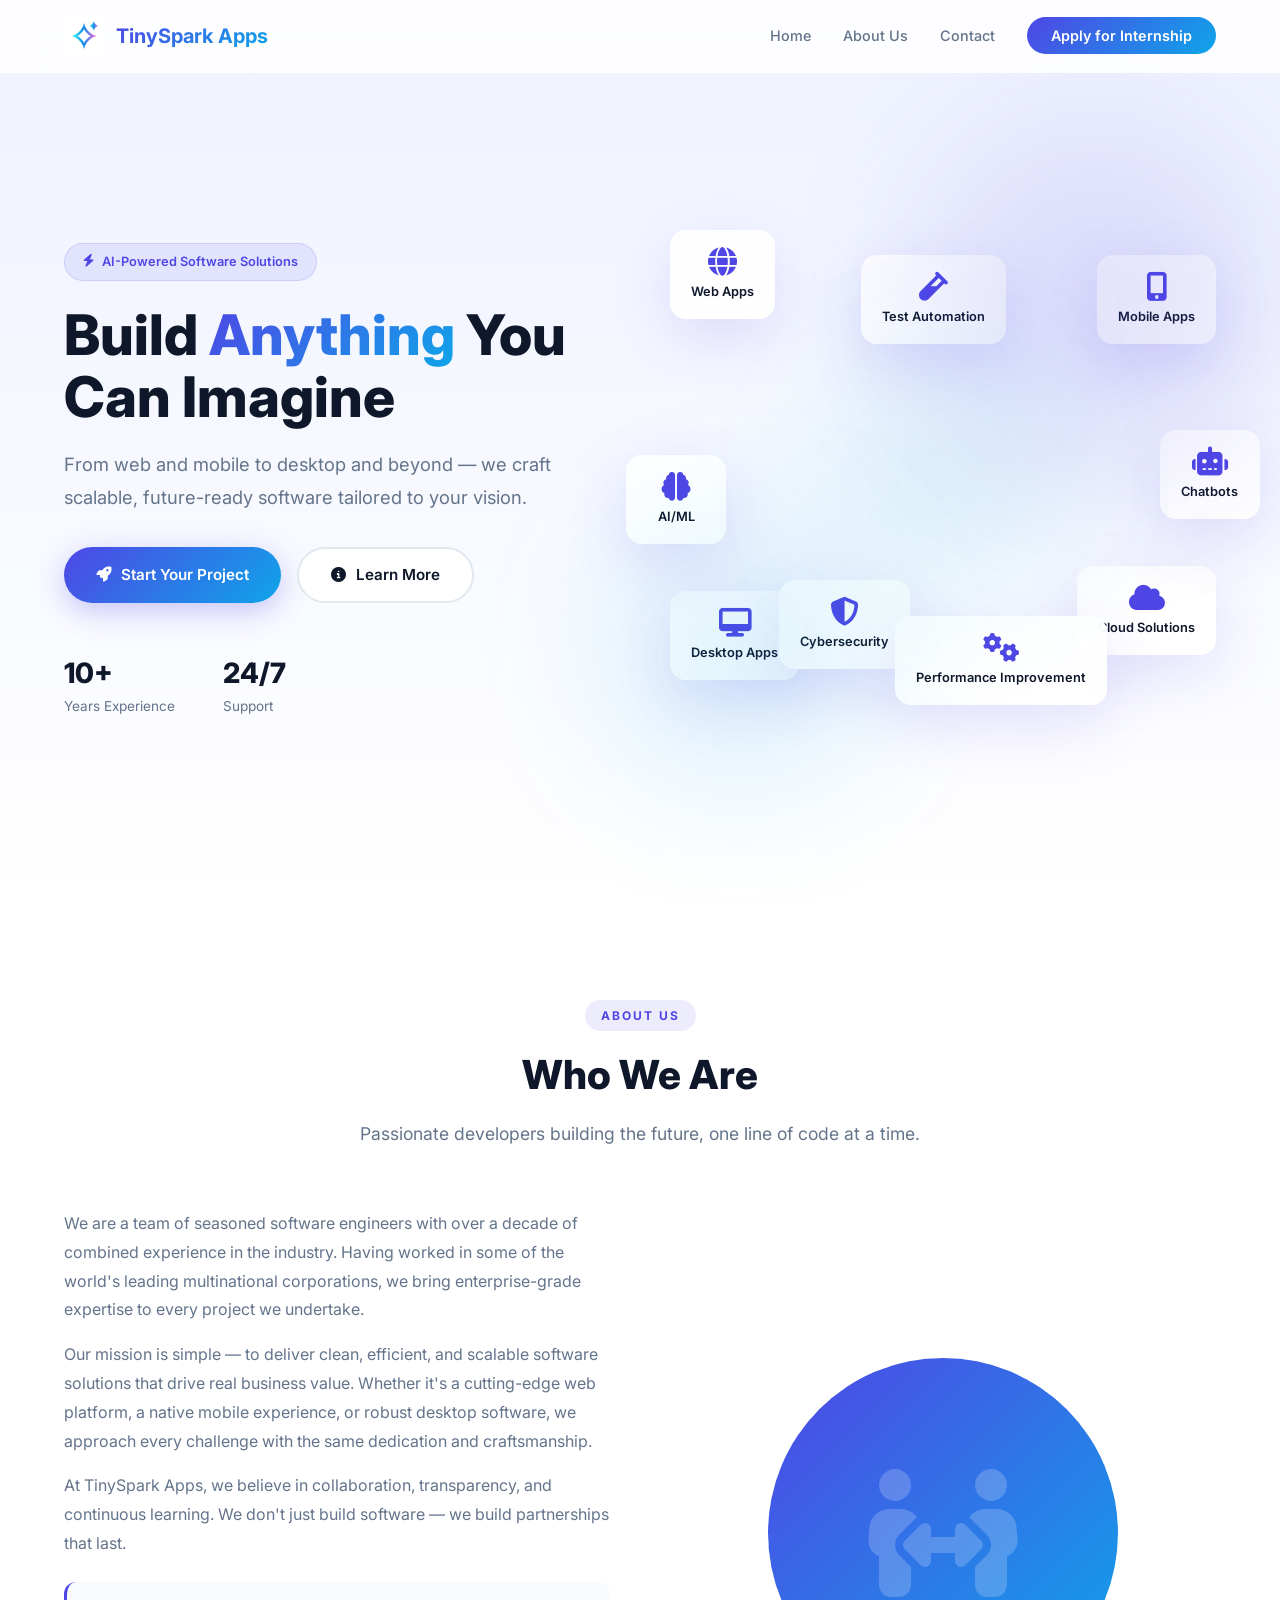
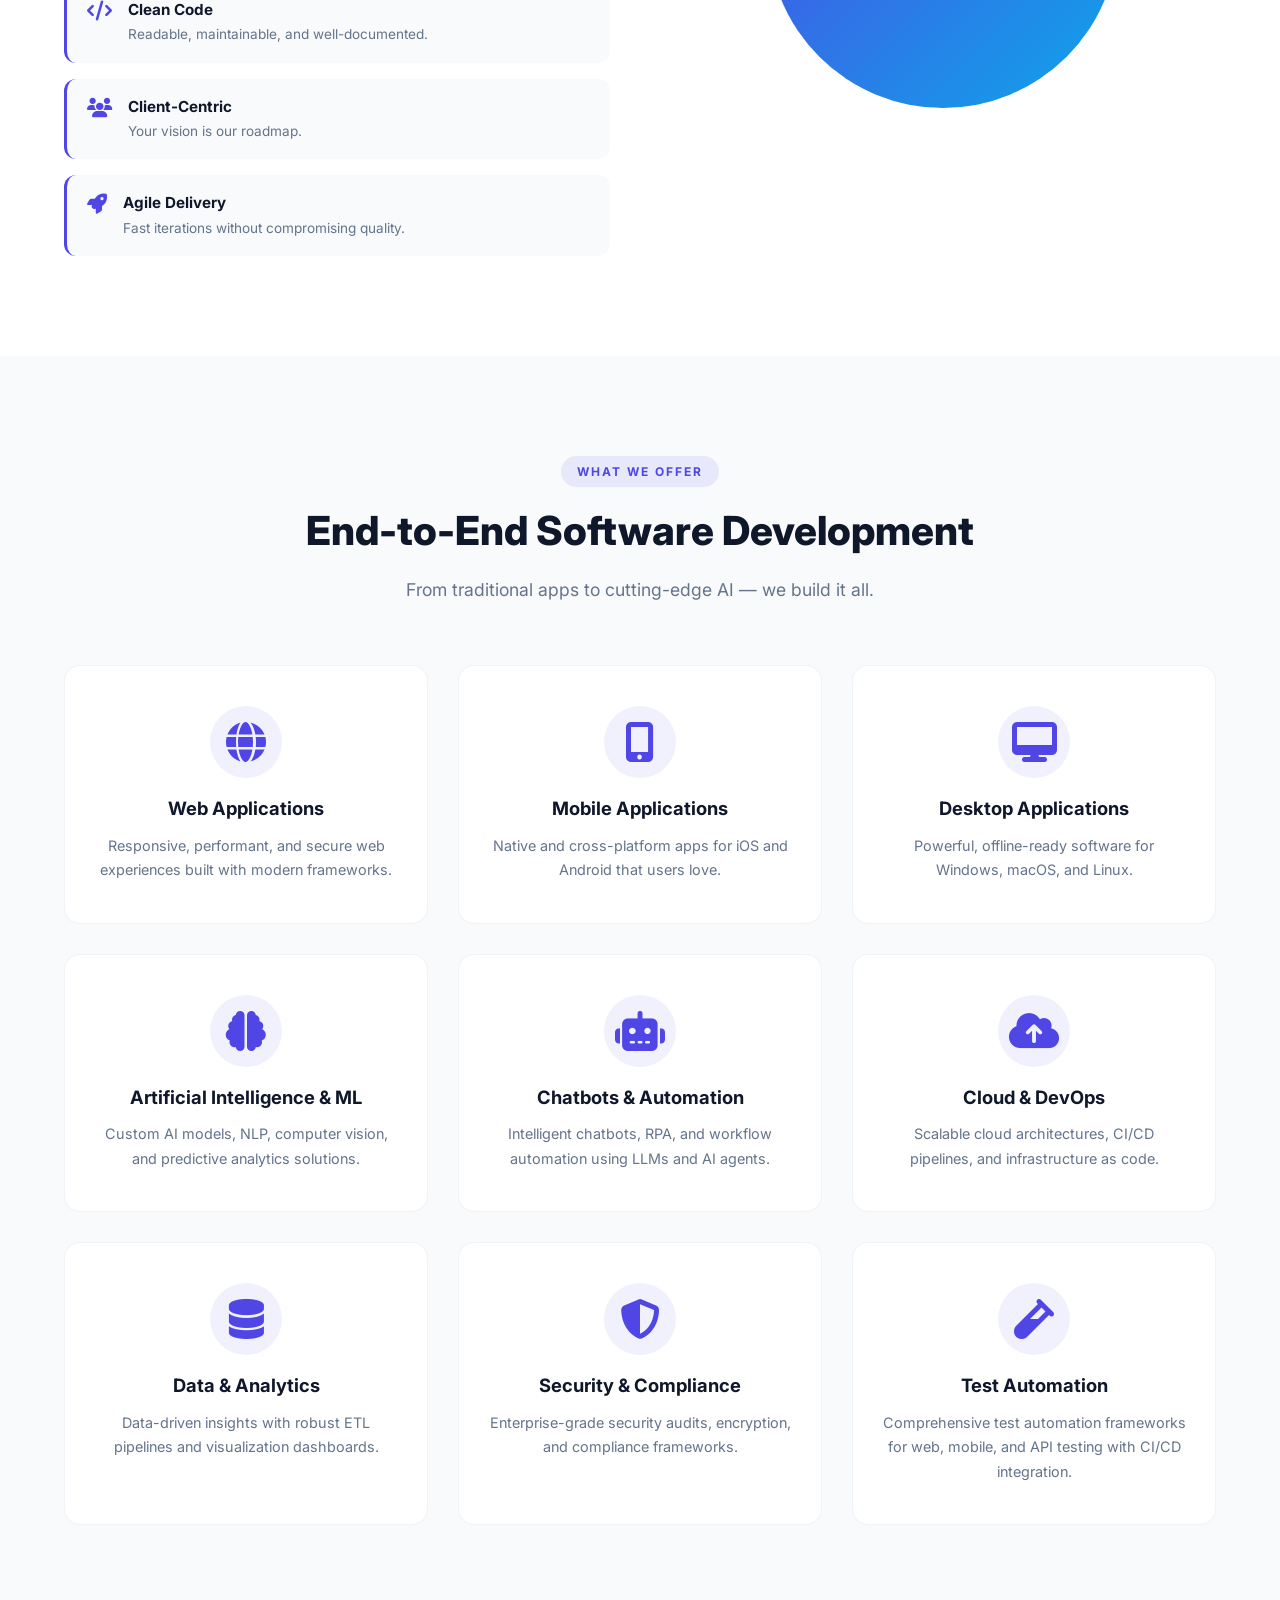
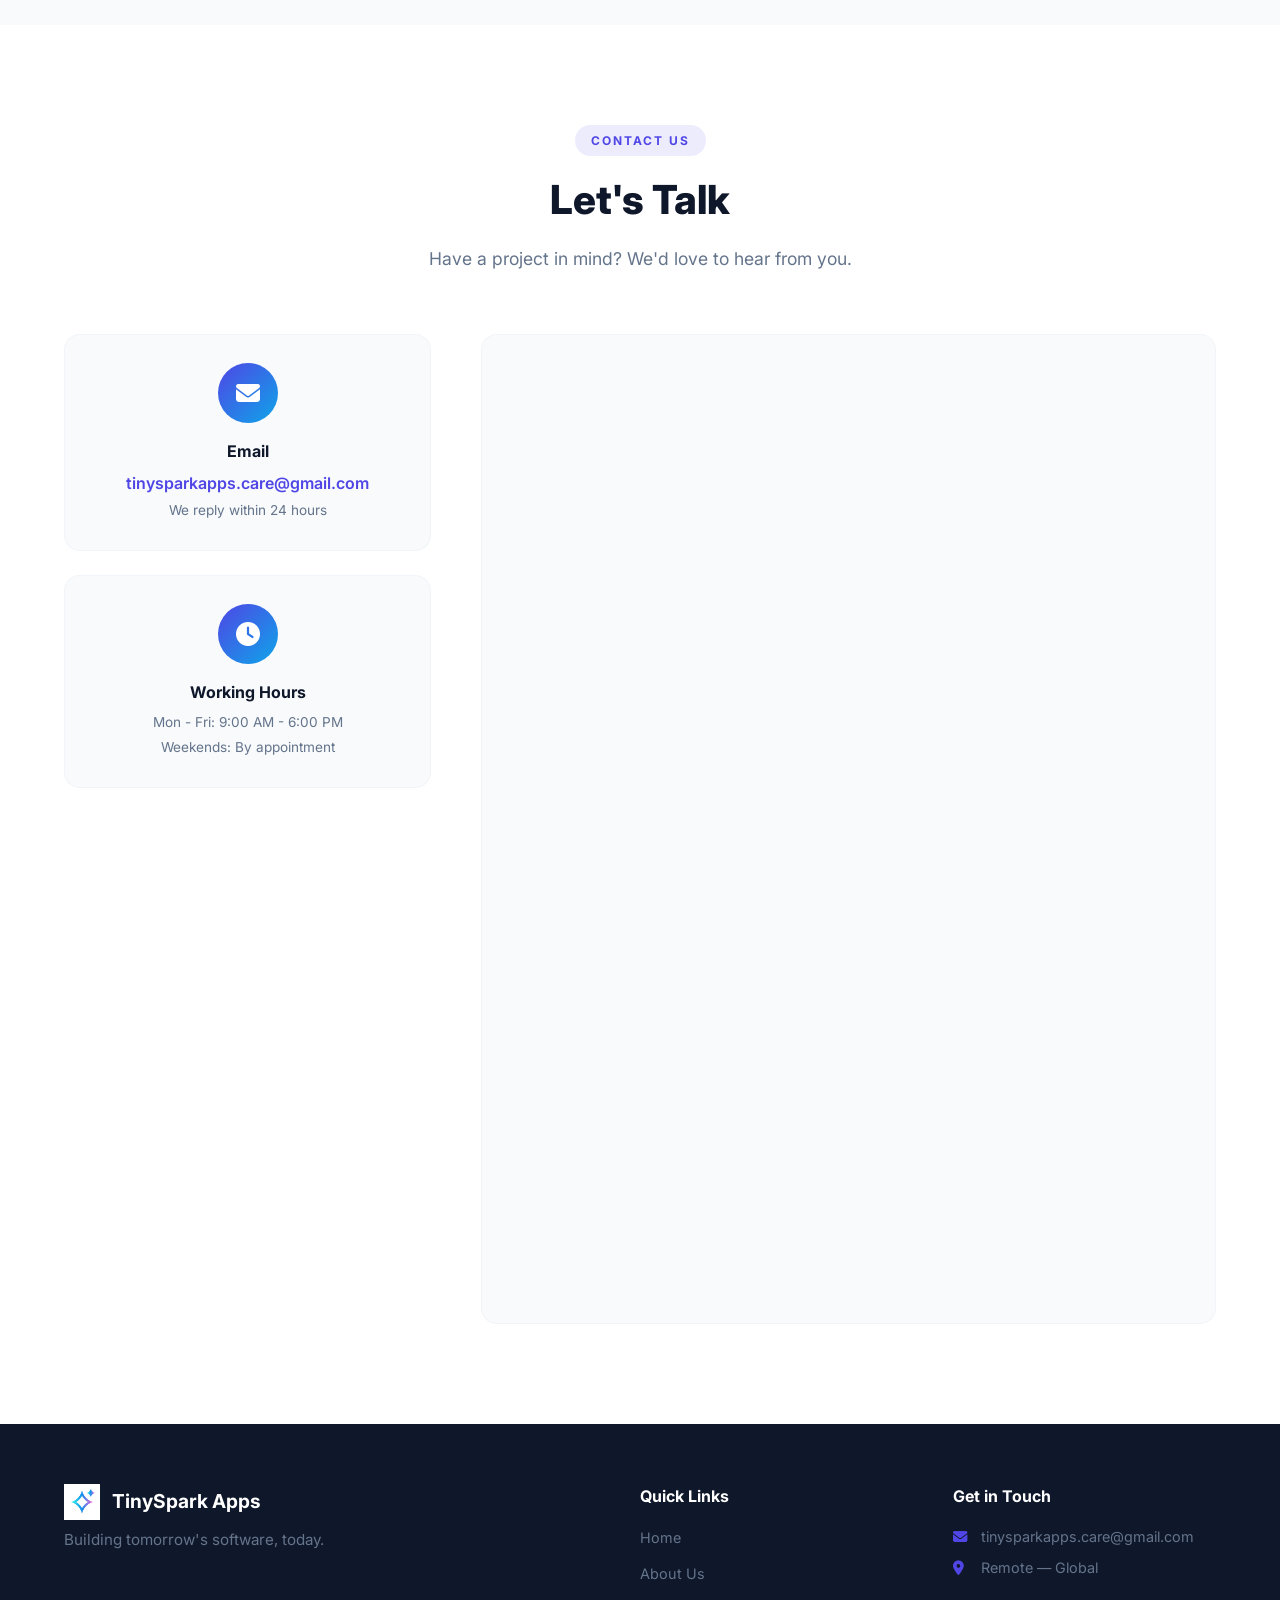
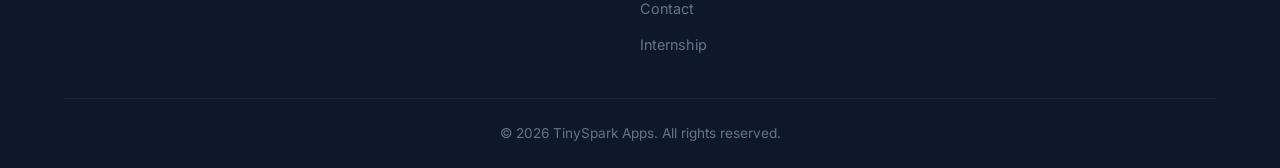
<file: index.html>
<!DOCTYPE html>
<html lang="en">
<head>
    <meta charset="UTF-8" />
    <meta name="viewport" content="width=device-width, initial-scale=1.0" />
    <title>TinySpark Apps</title>
    
    <!-- Favicon - Multiple Sizes for All Devices -->
    <link rel="icon" type="image/png" sizes="16x16" href="assets/icons/icon_16_16.png" />
    <link rel="icon" type="image/png" sizes="32x32" href="assets/icons/icon_32_32.png" />
    <link rel="icon" type="image/png" sizes="48x48" href="assets/icons/icon_48_48.png" />
    <link rel="icon" type="image/png" sizes="64x64" href="assets/icons/icon_64_64.png" />
    <link rel="icon" type="image/png" sizes="96x96" href="assets/icons/icon_96_96.png" />
    <link rel="icon" type="image/png" sizes="128x128" href="assets/icons/icon_128_128.png" />
    <link rel="icon" type="image/png" sizes="192x192" href="assets/icons/icon_192_192.png" />
    <link rel="icon" type="image/png" sizes="256x256" href="assets/icons/icon_256_256.png" />
    <link rel="icon" type="image/png" sizes="512x512" href="assets/icons/icon_512_512.png" />
    
    <!-- Apple Touch Icon for iOS -->
    <link rel="apple-touch-icon" sizes="57x57" href="assets/icons/icon_57_57.png" />
    <link rel="apple-touch-icon" sizes="72x72" href="assets/icons/icon_72_72.png" />
    <link rel="apple-touch-icon" sizes="76x76" href="assets/icons/icon_76_76.png" />
    <link rel="apple-touch-icon" sizes="114x114" href="assets/icons/icon_114_114.png" />
    <link rel="apple-touch-icon" sizes="120x120" href="assets/icons/icon_120_120.png" />
    <link rel="apple-touch-icon" sizes="144x144" href="assets/icons/icon_144_144.png" />
    <link rel="apple-touch-icon" sizes="152x152" href="assets/icons/icon_152_152.png" />
    <link rel="apple-touch-icon" sizes="180x180" href="assets/icons/icon_180_180.png" />
    
    <!-- Android Chrome Icons -->
    <link rel="android-chrome" sizes="192x192" href="assets/icons/icon_192_192.png" />
    <link rel="android-chrome" sizes="256x256" href="assets/icons/icon_256_256.png" />
    <link rel="android-chrome" sizes="384x384" href="assets/icons/icon_384_384.png" />
    <link rel="android-chrome" sizes="512x512" href="assets/icons/icon_512_512.png" />
    
    <!-- Microsoft Edge / Windows -->
    <meta name="msapplication-TileImage" content="assets/icons/icon_144_144.png" />
    <meta name="msapplication-TileColor" content="#4F46E5" />
    
    <!-- Theme Color -->
    <meta name="theme-color" content="#4F46E5" />
    
    <!-- Google Fonts -->
    <link href="https://fonts.googleapis.com/css2?family=Inter:wght@300;400;500;600;700&display=swap" rel="stylesheet" />
    <!-- Font Awesome for Icons -->
    <link rel="stylesheet" href="https://cdnjs.cloudflare.com/ajax/libs/font-awesome/6.5.0/css/all.min.css" />
    <!-- External CSS -->
    <link rel="stylesheet" href="style.css" />
</head>
<body>
    <div id="site-header"></div>

    <!-- Hero Section -->
    <section id="home" class="hero">
        <div class="hero-container">
            <div class="hero-content">
                <div class="hero-badge">
                    <i class="fas fa-bolt"></i>
                    AI-Powered Software Solutions
                </div>
                <h1>Build <span class="highlight">Anything</span> You Can Imagine</h1>
                <p>
                    From web and mobile to desktop and beyond — we craft scalable,
                    future-ready software tailored to your vision.
                </p>
                <div class="hero-buttons">
                    <a href="#contact" class="btn btn-primary">
                        <i class="fas fa-rocket"></i> Start Your Project
                    </a>
                    <a href="#about" class="btn btn-secondary">
                        <i class="fas fa-info-circle"></i> Learn More
                    </a>
                </div>
                <div class="hero-stats">
                    <div class="stat">
                        <span class="stat-number">10+</span>
                        <span class="stat-label">Years Experience</span>
                    </div>
                    <div class="stat">
                        <span class="stat-number">24/7</span>
                        <span class="stat-label">Support</span>
                    </div>
                </div>
            </div>
            <div class="hero-visual">
                <div class="floating-cards">
                    <div class="card-item card-1">
                        <i class="fas fa-globe"></i>
                        <span>Web Apps</span>
                    </div>
                    <div class="card-item card-2">
                        <i class="fas fa-mobile-alt"></i>
                        <span>Mobile Apps</span>
                    </div>
                    <div class="card-item card-3">
                        <i class="fas fa-desktop"></i>
                        <span>Desktop Apps</span>
                    </div>
                    <div class="card-item card-4">
                        <i class="fas fa-cloud"></i>
                        <span>Cloud Solutions</span>
                    </div>
                    <div class="card-item card-5">
                        <i class="fas fa-brain"></i>
                        <span>AI/ML</span>
                    </div>
                    <div class="card-item card-6">
                        <i class="fas fa-robot"></i>
                        <span>Chatbots</span>
                    </div>
                    <div class="card-item card-7">
                        <i class="fas fa-shield-alt"></i>
                        <span>Cybersecurity</span>
                    </div>
                    <div class="card-item card-8">
                        <i class="fas fa-vial"></i>
                        <span>Test Automation</span>
                    </div>
                    <div class="card-item card-9">
                        <i class="fas fa-cogs"></i>
                        <span>Performance Improvement</span>
                    </div>
                    <!-- card-10 hidden -->
                </div>
                <div class="orb orb-1"></div>
                <div class="orb orb-2"></div>
                <div class="orb orb-3"></div>
            </div>
        </div>
    </section>

    <!-- About Us Section -->
    <section id="about" class="about">
        <div class="container">
            <div class="section-header">
                <span class="section-tag">About Us</span>
                <h2>Who We Are</h2>
                <p class="section-subtitle">
                    Passionate developers building the future, one line of code at a time.
                </p>
            </div>
            <div class="about-grid">
                <div class="about-text">
                    <p>
                        We are a team of seasoned software engineers with over a decade of
                        combined experience in the industry. Having worked in some of the
                        world's leading multinational corporations, we bring enterprise-grade
                        expertise to every project we undertake.
                    </p>
                    <p>
                        Our mission is simple — to deliver clean, efficient, and scalable
                        software solutions that drive real business value. Whether it's a
                        cutting-edge web platform, a native mobile experience, or robust
                        desktop software, we approach every challenge with the same
                        dedication and craftsmanship.
                    </p>
                    <p>
                        At TinySpark Apps, we believe in collaboration, transparency, and
                        continuous learning. We don't just build software — we build
                        partnerships that last.
                    </p>
                    <div class="about-values">
                        <div class="value-item">
                            <i class="fas fa-code"></i>
                            <div>
                                <h4>Clean Code</h4>
                                <p>Readable, maintainable, and well-documented.</p>
                            </div>
                        </div>
                        <div class="value-item">
                            <i class="fas fa-users"></i>
                            <div>
                                <h4>Client-Centric</h4>
                                <p>Your vision is our roadmap.</p>
                            </div>
                        </div>
                        <div class="value-item">
                            <i class="fas fa-rocket"></i>
                            <div>
                                <h4>Agile Delivery</h4>
                                <p>Fast iterations without compromising quality.</p>
                            </div>
                        </div>
                    </div>
                </div>
                <div class="about-image">
                    <div class="about-illustration">
                        <i class="fas fa-people-arrows"></i>
                    </div>
                </div>
            </div>
        </div>
    </section>

    <!-- Services / Solutions -->
    <section class="solutions">
        <div class="container">
            <div class="section-header">
                <span class="section-tag">What We Offer</span>
                <h2>End-to-End Software Development</h2>
                <p class="section-subtitle">
                    From traditional apps to cutting-edge AI — we build it all.
                </p>
            </div>
            <div class="solutions-grid">
                <div class="solution-card">
                    <i class="fas fa-globe"></i>
                    <h3>Web Applications</h3>
                    <p>Responsive, performant, and secure web experiences built with modern frameworks.</p>
                </div>
                <div class="solution-card">
                    <i class="fas fa-mobile-alt"></i>
                    <h3>Mobile Applications</h3>
                    <p>Native and cross-platform apps for iOS and Android that users love.</p>
                </div>
                <div class="solution-card">
                    <i class="fas fa-desktop"></i>
                    <h3>Desktop Applications</h3>
                    <p>Powerful, offline-ready software for Windows, macOS, and Linux.</p>
                </div>
                <div class="solution-card">
                    <i class="fas fa-brain"></i>
                    <h3>Artificial Intelligence & ML</h3>
                    <p>Custom AI models, NLP, computer vision, and predictive analytics solutions.</p>
                </div>
                <div class="solution-card">
                    <i class="fas fa-robot"></i>
                    <h3>Chatbots & Automation</h3>
                    <p>Intelligent chatbots, RPA, and workflow automation using LLMs and AI agents.</p>
                </div>
                <div class="solution-card">
                    <i class="fas fa-cloud-upload-alt"></i>
                    <h3>Cloud & DevOps</h3>
                    <p>Scalable cloud architectures, CI/CD pipelines, and infrastructure as code.</p>
                </div>
                <div class="solution-card">
                    <i class="fas fa-database"></i>
                    <h3>Data & Analytics</h3>
                    <p>Data-driven insights with robust ETL pipelines and visualization dashboards.</p>
                </div>
                <div class="solution-card">
                    <i class="fas fa-shield-alt"></i>
                    <h3>Security & Compliance</h3>
                    <p>Enterprise-grade security audits, encryption, and compliance frameworks.</p>
                </div>
                <div class="solution-card">
                    <i class="fas fa-vial"></i>
                    <h3>Test Automation</h3>
                    <p>Comprehensive test automation frameworks for web, mobile, and API testing with CI/CD integration.</p>
                </div>
            </div>
        </div>
    </section>

    <!-- Contact Section -->
    <section id="contact" class="contact">
        <div class="container">
            <div class="section-header">
                <span class="section-tag">Contact Us</span>
                <h2>Let's Talk</h2>
                <p class="section-subtitle">
                    Have a project in mind? We'd love to hear from you.
                </p>
            </div>
            <div class="contact-wrapper">
                <div class="contact-info">
                    <div class="contact-card">
                        <div class="contact-icon">
                            <i class="fas fa-envelope"></i>
                        </div>
                        <h4>Email</h4>
                        <a href="mailto:tinysparkapps.care@gmail.com">tinysparkapps.care@gmail.com</a>
                        <p>We reply within 24 hours</p>
                    </div>
                    <div class="contact-card">
                        <div class="contact-icon">
                            <i class="fas fa-clock"></i>
                        </div>
                        <h4>Working Hours</h4>
                        <p>Mon - Fri: 9:00 AM - 6:00 PM</p>
                        <p>Weekends: By appointment</p>
                    </div>
                </div>
                <div class="contact-form-wrapper">
                    <div class="google-form-container">
                        <iframe
                            src="https://docs.google.com/forms/d/e/1FAIpQLScT0kdNbURFj8mGKqL1s_8UugWdGw-pMeKZ7thG3v8n6uTvPg/viewform?usp=publish-editor/viewform?embedded=true"
                            width="100%"
                            height="600"
                            frameborder="0"
                            marginheight="0"
                            marginwidth="0"
                            allow="accelerometer; encrypted-media; gyroscope; picture-in-picture"
                            allowfullscreen>
                            Loading…
                        </iframe>
                    </div>
                </div>
            </div>
        </div>
    </section>

    <!-- Internship section removed from this page. Now linked to separate internship.html -->

    <div id="site-footer"></div>

    <!-- External JavaScript -->
    <script src="script.js"></script>
</body>
</html>
</file>
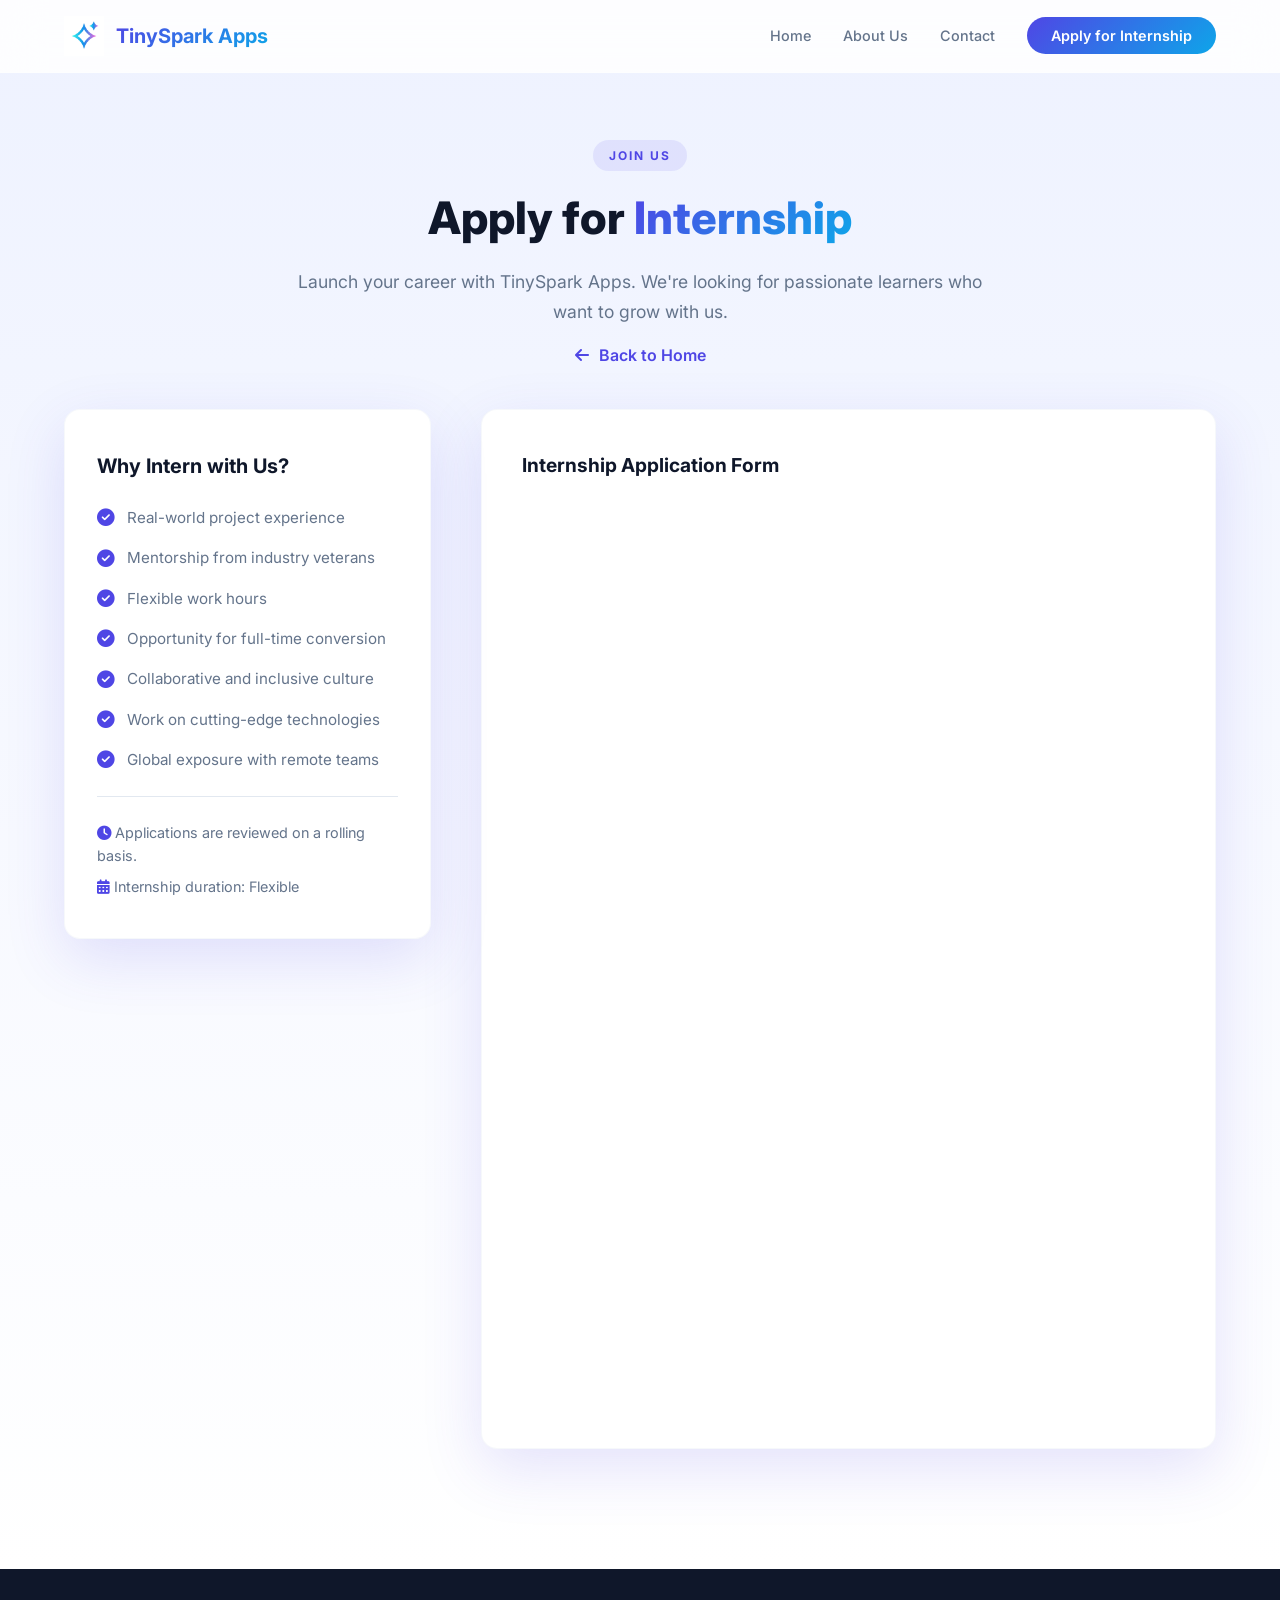
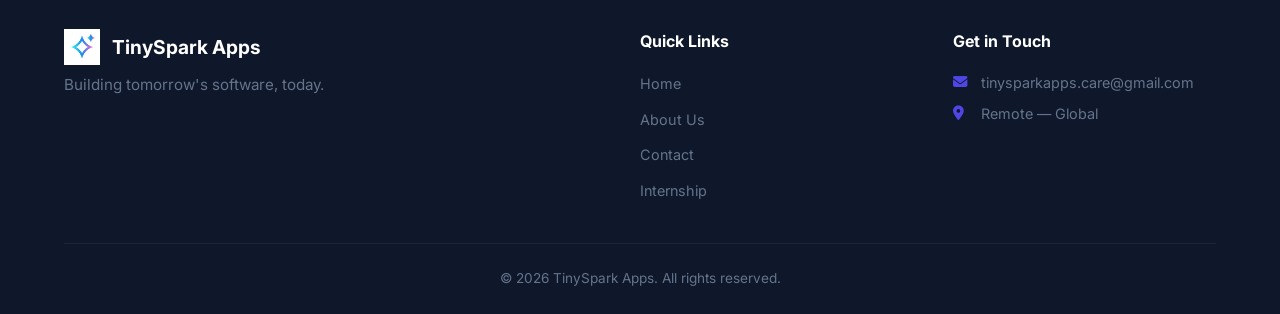
<file: internship.html>
<!DOCTYPE html>
<html lang="en">
<head>
    <meta charset="UTF-8" />
    <meta name="viewport" content="width=device-width, initial-scale=1.0" />
    <title>Apply for Internship - TinySpark Apps</title>

    <link rel="icon" type="image/png" sizes="16x16" href="assets/icons/icon_16_16.png" />
    <link rel="icon" type="image/png" sizes="32x32" href="assets/icons/icon_32_32.png" />
    <link rel="icon" type="image/png" sizes="48x48" href="assets/icons/icon_48_48.png" />
    <link rel="icon" type="image/png" sizes="64x64" href="assets/icons/icon_64_64.png" />
    <link rel="icon" type="image/png" sizes="96x96" href="assets/icons/icon_96_96.png" />
    <link rel="icon" type="image/png" sizes="128x128" href="assets/icons/icon_128_128.png" />
    <link rel="icon" type="image/png" sizes="192x192" href="assets/icons/icon_192_192.png" />
    <link rel="icon" type="image/png" sizes="256x256" href="assets/icons/icon_256_256.png" />
    <link rel="icon" type="image/png" sizes="512x512" href="assets/icons/icon_512_512.png" />
    <link rel="apple-touch-icon" sizes="57x57" href="assets/icons/icon_57_57.png" />
    <link rel="apple-touch-icon" sizes="72x72" href="assets/icons/icon_72_72.png" />
    <link rel="apple-touch-icon" sizes="76x76" href="assets/icons/icon_76_76.png" />
    <link rel="apple-touch-icon" sizes="114x114" href="assets/icons/icon_114_114.png" />
    <link rel="apple-touch-icon" sizes="120x120" href="assets/icons/icon_120_120.png" />
    <link rel="apple-touch-icon" sizes="144x144" href="assets/icons/icon_144_144.png" />
    <link rel="apple-touch-icon" sizes="152x152" href="assets/icons/icon_152_152.png" />
    <link rel="apple-touch-icon" sizes="180x180" href="assets/icons/icon_180_180.png" />

    <meta name="theme-color" content="#4F46E5" />
    <link href="https://fonts.googleapis.com/css2?family=Inter:wght@300;400;500;600;700&display=swap" rel="stylesheet" />
    <link rel="stylesheet" href="https://cdnjs.cloudflare.com/ajax/libs/font-awesome/6.5.0/css/all.min.css" />
    <link rel="stylesheet" href="style.css" />
</head>
<body>
    <div id="site-header"></div>

    <section class="internship-hero">
        <div class="container">
            <div class="section-header">
                <span class="section-tag">Join Us</span>
                <h1>Apply for <span class="highlight">Internship</span></h1>
                <p class="section-subtitle">
                    Launch your career with TinySpark Apps. We're looking for passionate
                    learners who want to grow with us.
                </p>
                <a href="index.html" class="back-home">
                    <i class="fas fa-arrow-left"></i> Back to Home
                </a>
            </div>

            <div class="internship-content">
                <div class="internship-benefits">
                    <h3>Why Intern with Us?</h3>
                    <ul>
                        <li><i class="fas fa-check-circle"></i> Real-world project experience</li>
                        <li><i class="fas fa-check-circle"></i> Mentorship from industry veterans</li>
                        <li><i class="fas fa-check-circle"></i> Flexible work hours</li>
                        <li><i class="fas fa-check-circle"></i> Opportunity for full-time conversion</li>
                        <li><i class="fas fa-check-circle"></i> Collaborative and inclusive culture</li>
                        <li><i class="fas fa-check-circle"></i> Work on cutting-edge technologies</li>
                        <li><i class="fas fa-check-circle"></i> Global exposure with remote teams</li>
                    </ul>
                    <div class="internship-meta">
                        <p>
                            <i class="fas fa-clock"></i>
                            Applications are reviewed on a rolling basis.
                        </p>
                        <p>
                            <i class="fas fa-calendar-alt"></i>
                            Internship duration: Flexible
                        </p>
                    </div>
                </div>

                <div class="internship-form-wrapper">
                    <h3 class="internship-form-title">Internship Application Form</h3>
                    <div class="google-form-container">
                        <iframe
                            src="https://docs.google.com/forms/d/e/1FAIpQLSf9QvyfMCBw7efOFaC1m1TZdDJ7sC-3Ija6DYwHrdGVlM8k9A/viewform?embedded=true"
                            width="100%"
                            height="900"
                            frameborder="0"
                            marginheight="0"
                            marginwidth="0"
                            allow="accelerometer; encrypted-media; gyroscope; picture-in-picture"
                            allowfullscreen>
                            Loading…
                        </iframe>
                    </div>
                </div>
            </div>
        </div>
    </section>

    <div id="site-footer"></div>

    <script src="script.js"></script>
</body>
</html>
</file>
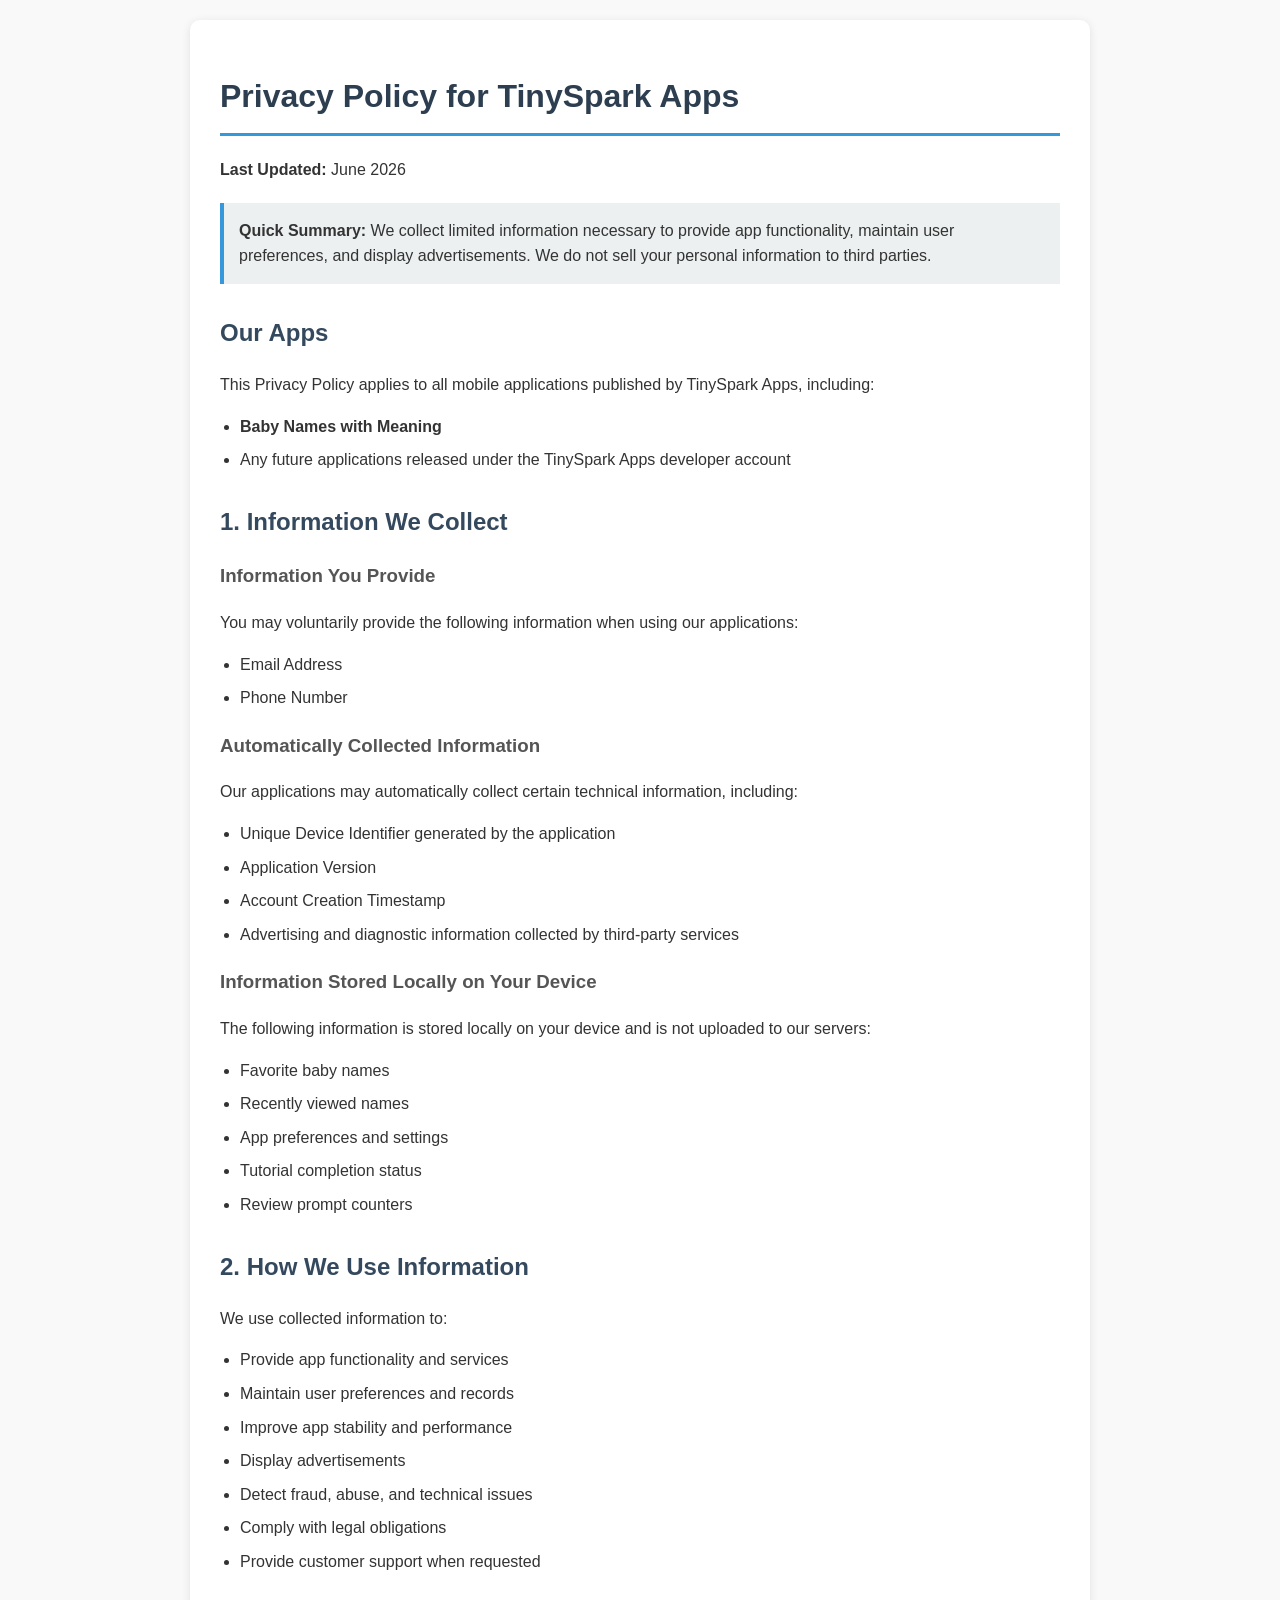
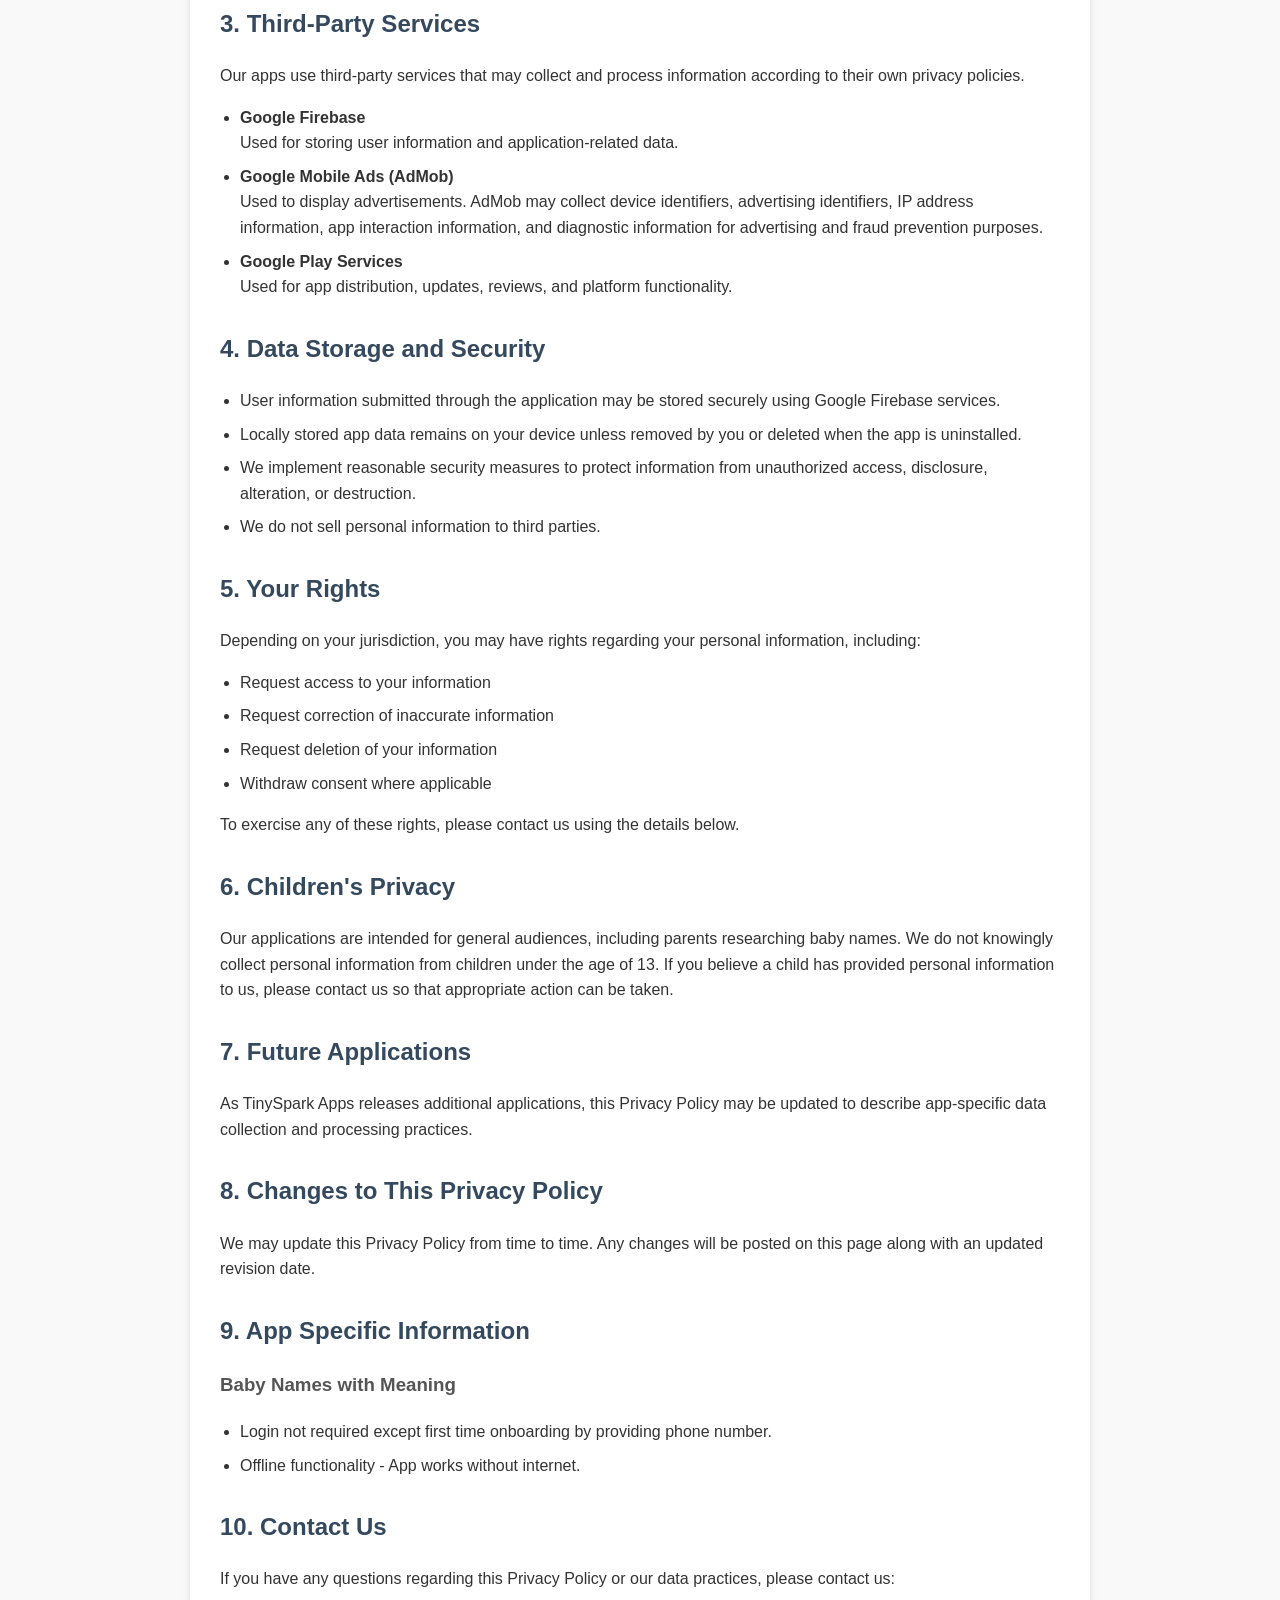
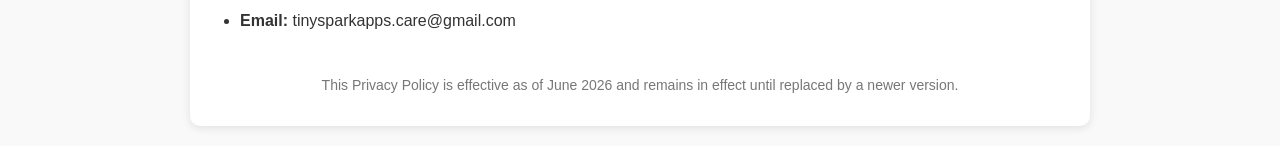
<file: privacy-policy-baby-names.html>
<!DOCTYPE html>
<html lang="en">
<head>
    <meta charset="UTF-8">
    <meta name="viewport" content="width=device-width, initial-scale=1.0">
    <title>Privacy Policy - TinySpark Apps</title>

    <style>
        body {
            font-family: Arial, sans-serif;
            line-height: 1.6;
            max-width: 900px;
            margin: 0 auto;
            padding: 20px;
            background-color: #f9f9f9;
            color: #333;
        }

        .container {
            background-color: white;
            padding: 30px;
            border-radius: 10px;
            box-shadow: 0 2px 10px rgba(0,0,0,0.1);
        }

        h1 {
            color: #2c3e50;
            border-bottom: 3px solid #3498db;
            padding-bottom: 10px;
        }

        h2 {
            color: #34495e;
            margin-top: 30px;
        }

        h3 {
            color: #555;
            margin-top: 20px;
        }

        .highlight {
            background-color: #ecf0f1;
            padding: 15px;
            border-left: 4px solid #3498db;
            margin: 20px 0;
        }

        ul {
            padding-left: 20px;
        }

        li {
            margin-bottom: 8px;
        }

        .footer {
            margin-top: 40px;
            text-align: center;
            color: #777;
            font-size: 14px;
        }
    </style>
</head>
<body>

<div class="container">
<h1>Privacy Policy for TinySpark Apps</h1>

<p><strong>Last Updated:</strong> June 2026</p>

<div class="highlight">
    <strong>Quick Summary:</strong>
    We collect limited information necessary to provide app functionality, maintain user preferences, and display advertisements. We do not sell your personal information to third parties.
</div>

<h2>Our Apps</h2>

<p>This Privacy Policy applies to all mobile applications published by TinySpark Apps, including:</p>

<ul>
    <li><strong>Baby Names with Meaning</strong></li>
    <li>Any future applications released under the TinySpark Apps developer account</li>
</ul>

<h2>1. Information We Collect</h2>

<h3>Information You Provide</h3>

<p>You may voluntarily provide the following information when using our applications:</p>

<ul>
    <li>Email Address</li>
    <li>Phone Number</li>
</ul>

<h3>Automatically Collected Information</h3>

<p>Our applications may automatically collect certain technical information, including:</p>

<ul>
    <li>Unique Device Identifier generated by the application</li>
    <li>Application Version</li>
    <li>Account Creation Timestamp</li>
    <li>Advertising and diagnostic information collected by third-party services</li>
</ul>

<h3>Information Stored Locally on Your Device</h3>

<p>The following information is stored locally on your device and is not uploaded to our servers:</p>

<ul>
    <li>Favorite baby names</li>
    <li>Recently viewed names</li>
    <li>App preferences and settings</li>
    <li>Tutorial completion status</li>
    <li>Review prompt counters</li>
</ul>

<h2>2. How We Use Information</h2>

<p>We use collected information to:</p>

<ul>
    <li>Provide app functionality and services</li>
    <li>Maintain user preferences and records</li>
    <li>Improve app stability and performance</li>
    <li>Display advertisements</li>
    <li>Detect fraud, abuse, and technical issues</li>
    <li>Comply with legal obligations</li>
    <li>Provide customer support when requested</li>
</ul>

<h2>3. Third-Party Services</h2>

<p>Our apps use third-party services that may collect and process information according to their own privacy policies.</p>

<ul>
    <li>
        <strong>Google Firebase</strong><br>
        Used for storing user information and application-related data.
    </li>

    <li>
        <strong>Google Mobile Ads (AdMob)</strong><br>
        Used to display advertisements. AdMob may collect device identifiers, advertising identifiers, IP address information, app interaction information, and diagnostic information for advertising and fraud prevention purposes.
    </li>

    <li>
        <strong>Google Play Services</strong><br>
        Used for app distribution, updates, reviews, and platform functionality.
    </li>
</ul>

<h2>4. Data Storage and Security</h2>

<ul>
    <li>User information submitted through the application may be stored securely using Google Firebase services.</li>
    <li>Locally stored app data remains on your device unless removed by you or deleted when the app is uninstalled.</li>
    <li>We implement reasonable security measures to protect information from unauthorized access, disclosure, alteration, or destruction.</li>
    <li>We do not sell personal information to third parties.</li>
</ul>

<h2>5. Your Rights</h2>

<p>Depending on your jurisdiction, you may have rights regarding your personal information, including:</p>

<ul>
    <li>Request access to your information</li>
    <li>Request correction of inaccurate information</li>
    <li>Request deletion of your information</li>
    <li>Withdraw consent where applicable</li>
</ul>

<p>To exercise any of these rights, please contact us using the details below.</p>

<h2>6. Children's Privacy</h2>

<p>
    Our applications are intended for general audiences, including parents researching baby names.
    We do not knowingly collect personal information from children under the age of 13.
    If you believe a child has provided personal information to us, please contact us so that appropriate action can be taken.
</p>

<h2>7. Future Applications</h2>

<p>
    As TinySpark Apps releases additional applications, this Privacy Policy may be updated to describe app-specific data collection and processing practices.
</p>

<h2>8. Changes to This Privacy Policy</h2>

<p>
    We may update this Privacy Policy from time to time. Any changes will be posted on this page along with an updated revision date.
</p>

<h2>9. App Specific Information</h2>

<h3>Baby Names with Meaning</h3>

<ul>
    <li>Login not required except first time onboarding by providing phone number.</li>
    <li>Offline functionality - App works without internet.</li>
</ul>

<h2>10. Contact Us</h2>

<p>If you have any questions regarding this Privacy Policy or our data practices, please contact us:</p> <ul> <li><strong>Email:</strong> tinysparkapps.care@gmail.com</li> </ul>

<div class="footer">
    This Privacy Policy is effective as of June 2026 and remains in effect until replaced by a newer version.
</div>

</div>
</body>
</html>
</file>
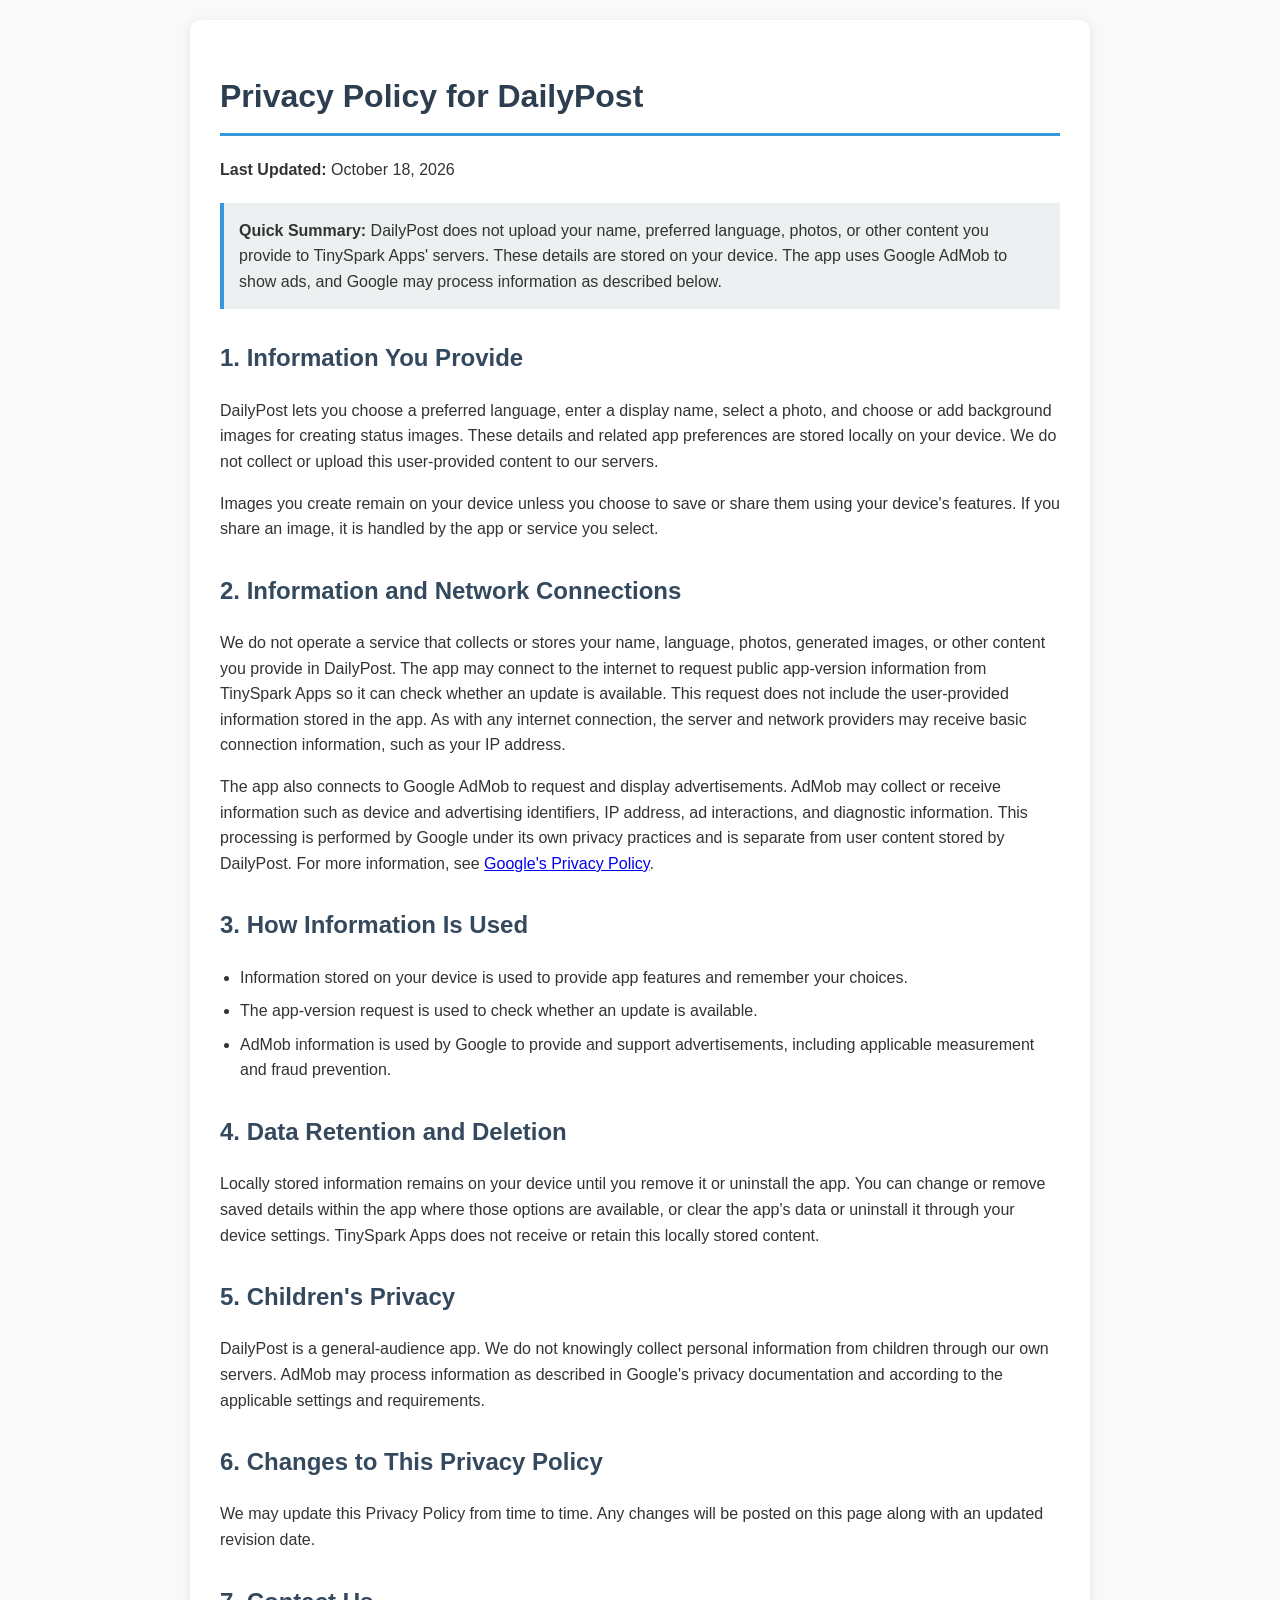
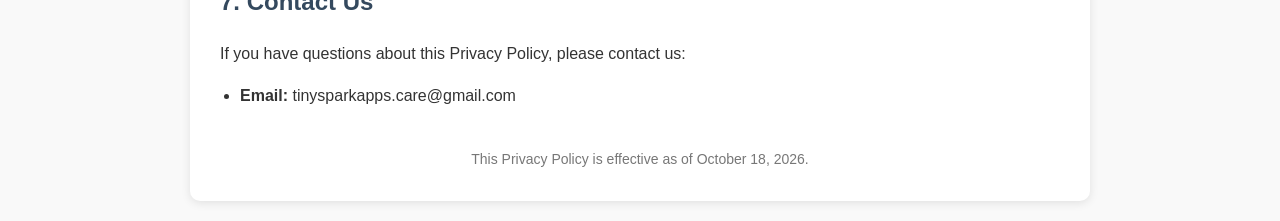
<file: privacy-policy-dailypost.html>
<!DOCTYPE html>
<html lang="en">
<head>
    <meta charset="UTF-8">
    <meta name="viewport" content="width=device-width, initial-scale=1.0">
    <title>Privacy Policy - TinySpark Apps</title>

    <style>
        body {
            font-family: Arial, sans-serif;
            line-height: 1.6;
            max-width: 900px;
            margin: 0 auto;
            padding: 20px;
            background-color: #f9f9f9;
            color: #333;
        }

        .container {
            background-color: white;
            padding: 30px;
            border-radius: 10px;
            box-shadow: 0 2px 10px rgba(0,0,0,0.1);
        }

        h1 {
            color: #2c3e50;
            border-bottom: 3px solid #3498db;
            padding-bottom: 10px;
        }

        h2 {
            color: #34495e;
            margin-top: 30px;
        }

        h3 {
            color: #555;
            margin-top: 20px;
        }

        .highlight {
            background-color: #ecf0f1;
            padding: 15px;
            border-left: 4px solid #3498db;
            margin: 20px 0;
        }

        ul {
            padding-left: 20px;
        }

        li {
            margin-bottom: 8px;
        }

        .footer {
            margin-top: 40px;
            text-align: center;
            color: #777;
            font-size: 14px;
        }
    </style>
</head>
<body>

<div class="container">
<h1>Privacy Policy for DailyPost</h1>

<p><strong>Last Updated:</strong> October 18, 2026</p>

<div class="highlight">
    <strong>Quick Summary:</strong>
    DailyPost does not upload your name, preferred language, photos, or other content you provide to TinySpark Apps' servers. These details are stored on your device. The app uses Google AdMob to show ads, and Google may process information as described below.
</div>

<h2>1. Information You Provide</h2>

<p>
    DailyPost lets you choose a preferred language, enter a display name, select a photo, and choose or add background images for creating status images. These details and related app preferences are stored locally on your device. We do not collect or upload this user-provided content to our servers.
</p>

<p>
    Images you create remain on your device unless you choose to save or share them using your device's features. If you share an image, it is handled by the app or service you select.
</p>

<h2>2. Information and Network Connections</h2>

<p>
    We do not operate a service that collects or stores your name, language, photos, generated images, or other content you provide in DailyPost. The app may connect to the internet to request public app-version information from TinySpark Apps so it can check whether an update is available. This request does not include the user-provided information stored in the app. As with any internet connection, the server and network providers may receive basic connection information, such as your IP address.
</p>

<p>
    The app also connects to Google AdMob to request and display advertisements. AdMob may collect or receive information such as device and advertising identifiers, IP address, ad interactions, and diagnostic information. This processing is performed by Google under its own privacy practices and is separate from user content stored by DailyPost. For more information, see <a href="https://policies.google.com/privacy">Google's Privacy Policy</a>.
</p>

<h2>3. How Information Is Used</h2>

<ul>
    <li>Information stored on your device is used to provide app features and remember your choices.</li>
    <li>The app-version request is used to check whether an update is available.</li>
    <li>AdMob information is used by Google to provide and support advertisements, including applicable measurement and fraud prevention.</li>
</ul>

<h2>4. Data Retention and Deletion</h2>

<p>
    Locally stored information remains on your device until you remove it or uninstall the app. You can change or remove saved details within the app where those options are available, or clear the app's data or uninstall it through your device settings. TinySpark Apps does not receive or retain this locally stored content.
</p>

<h2>5. Children's Privacy</h2>

<p>
    DailyPost is a general-audience app. We do not knowingly collect personal information from children through our own servers. AdMob may process information as described in Google's privacy documentation and according to the applicable settings and requirements.
</p>

<h2>6. Changes to This Privacy Policy</h2>

<p>
    We may update this Privacy Policy from time to time. Any changes will be posted on this page along with an updated revision date.
</p>

<h2>7. Contact Us</h2>

<p>If you have questions about this Privacy Policy, please contact us:</p>
<ul>
    <li><strong>Email:</strong> tinysparkapps.care@gmail.com</li>
</ul>

<div class="footer">
    This Privacy Policy is effective as of October 18, 2026.
</div>

</div>
</body>
</html>
</file>
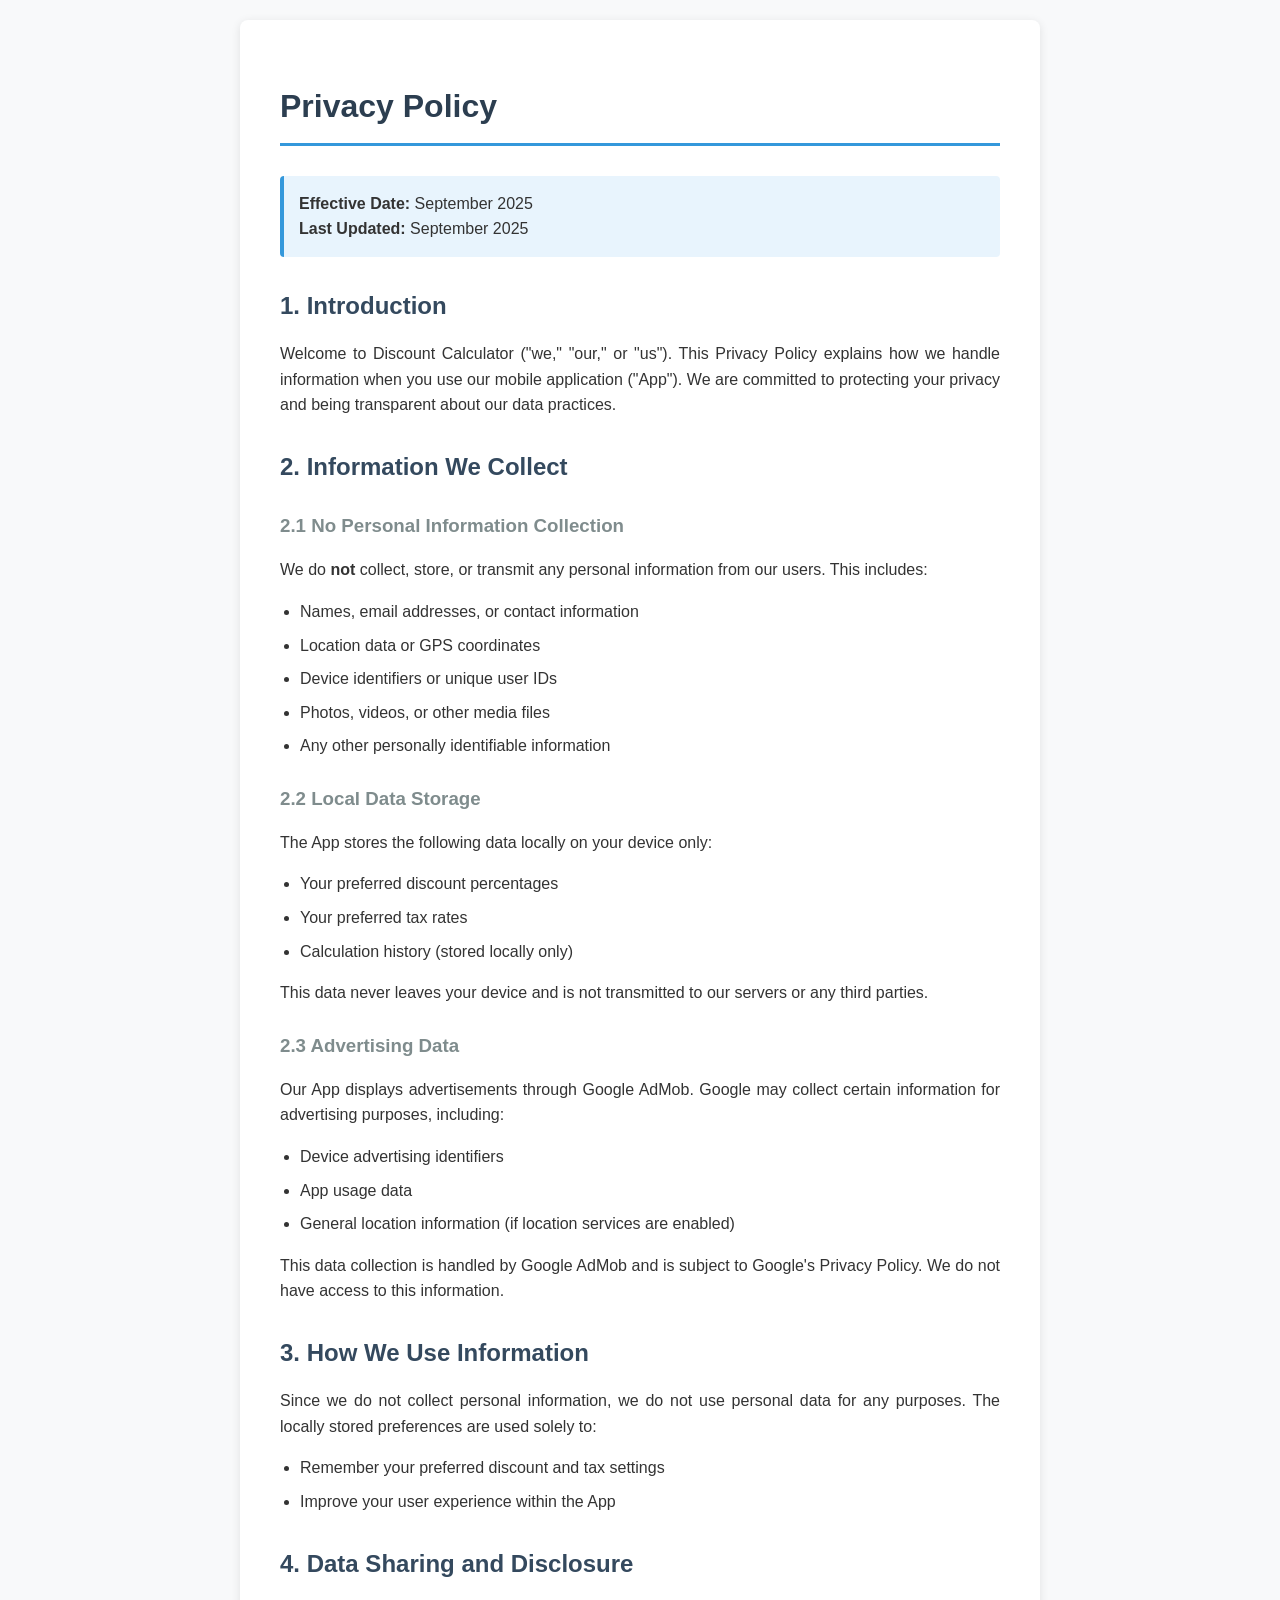
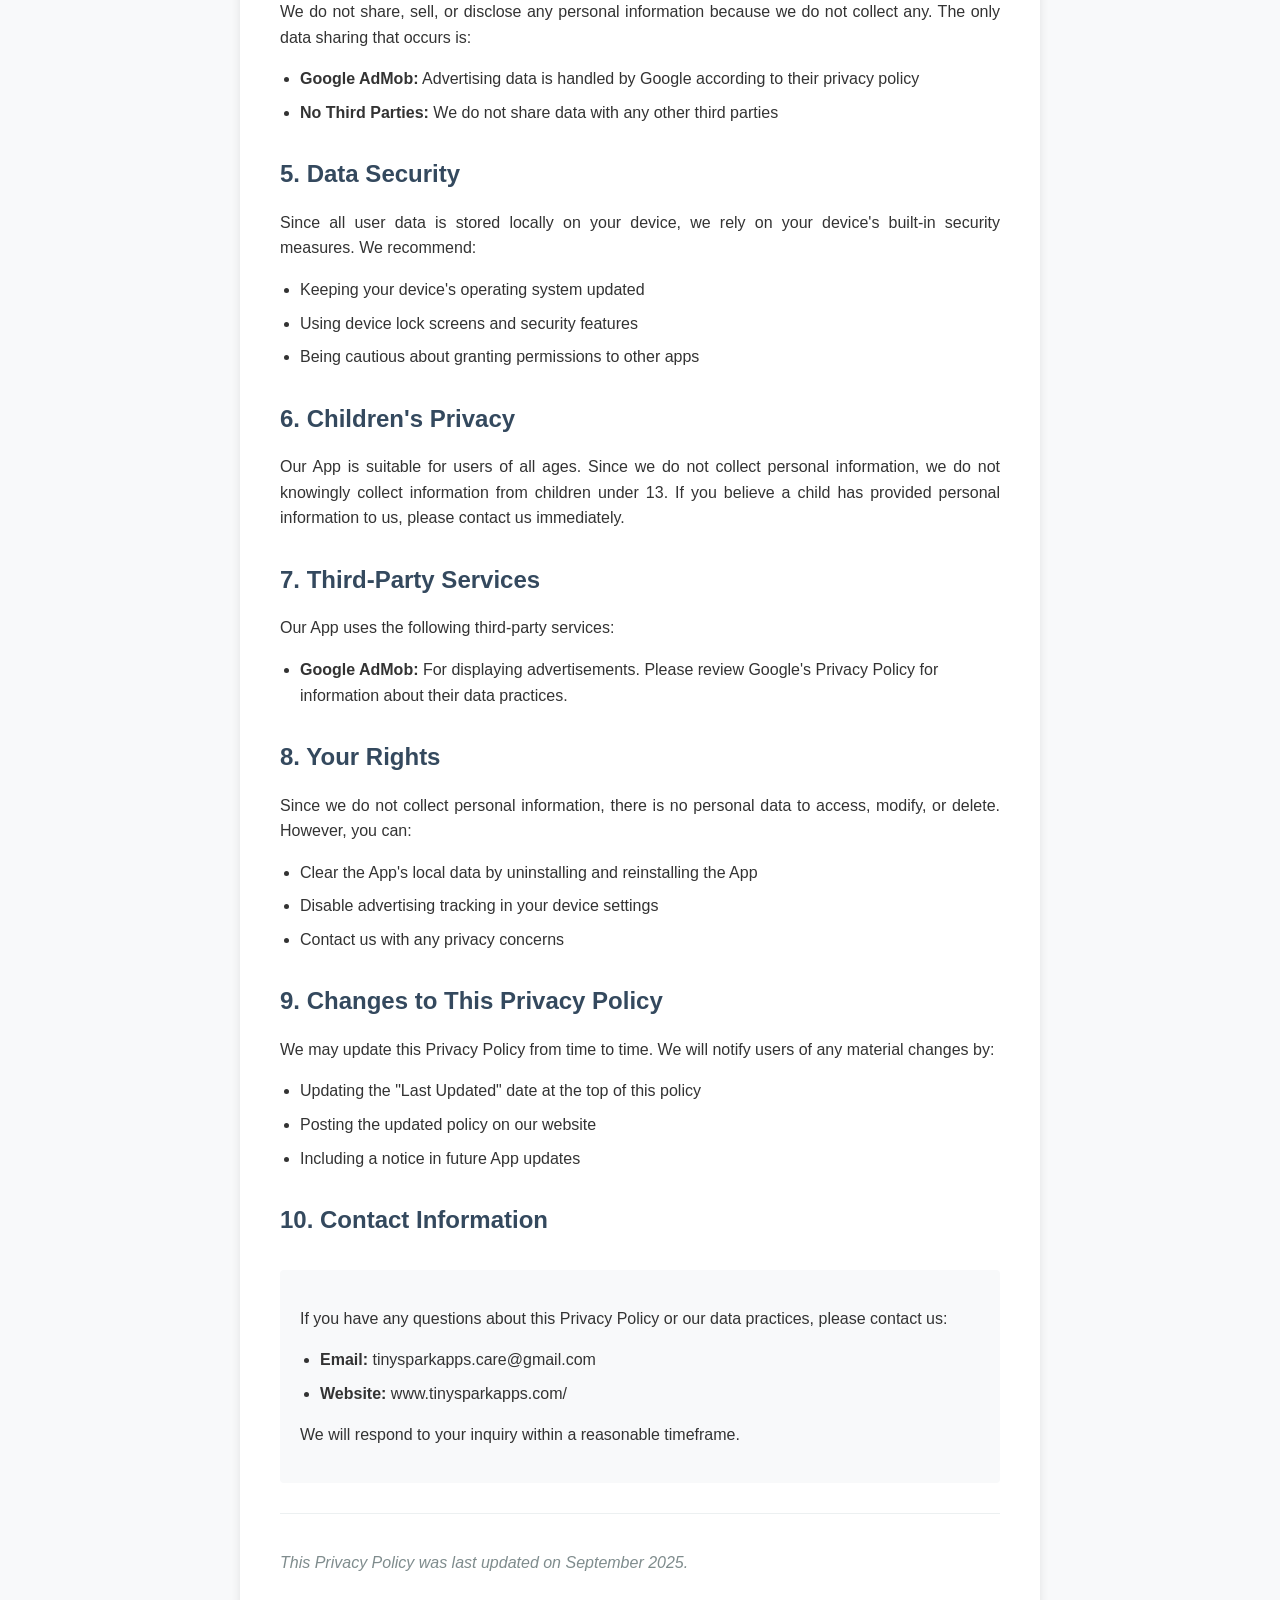
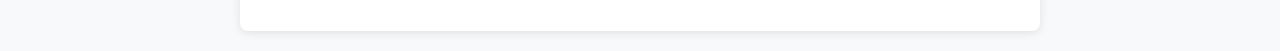
<file: privacy-policy-discount-calculator.html>
<!DOCTYPE html>
<html lang="en">
<head>
    <meta charset="UTF-8">
    <meta name="viewport" content="width=device-width, initial-scale=1.0">
    <title>Privacy Policy - Discount Calculator</title>
    <style>
        body {
            font-family: -apple-system, BlinkMacSystemFont, 'Segoe UI', Roboto, Oxygen, Ubuntu, Cantarell, sans-serif;
            line-height: 1.6;
            color: #333;
            max-width: 800px;
            margin: 0 auto;
            padding: 20px;
            background-color: #f8f9fa;
        }
        .container {
            background-color: white;
            padding: 40px;
            border-radius: 8px;
            box-shadow: 0 2px 10px rgba(0,0,0,0.1);
        }
        h1 {
            color: #2c3e50;
            border-bottom: 3px solid #3498db;
            padding-bottom: 10px;
            margin-bottom: 30px;
        }
        h2 {
            color: #34495e;
            margin-top: 30px;
            margin-bottom: 15px;
        }
        h3 {
            color: #7f8c8d;
            margin-top: 25px;
            margin-bottom: 10px;
        }
        p {
            margin-bottom: 15px;
            text-align: justify;
        }
        ul {
            margin-bottom: 15px;
            padding-left: 20px;
        }
        li {
            margin-bottom: 8px;
        }
        .highlight {
            background-color: #e8f4fd;
            padding: 15px;
            border-left: 4px solid #3498db;
            margin: 20px 0;
            border-radius: 4px;
        }
        .contact-info {
            background-color: #f8f9fa;
            padding: 20px;
            border-radius: 4px;
            margin-top: 30px;
        }
        .last-updated {
            font-style: italic;
            color: #7f8c8d;
            text-align: center;
            margin-top: 30px;
            padding-top: 20px;
            border-top: 1px solid #ecf0f1;
        }
    </style>
</head>
<body>
    <div class="container">
        <h1>Privacy Policy</h1>
        
        <div class="highlight">
            <strong>Effective Date:</strong> September 2025<br>
            <strong>Last Updated:</strong> September 2025
        </div>

        <h2>1. Introduction</h2>
        <p>Welcome to Discount Calculator ("we," "our," or "us"). This Privacy Policy explains how we handle information when you use our mobile application ("App"). We are committed to protecting your privacy and being transparent about our data practices.</p>

        <h2>2. Information We Collect</h2>
        
        <h3>2.1 No Personal Information Collection</h3>
        <p>We do <strong>not</strong> collect, store, or transmit any personal information from our users. This includes:</p>
        <ul>
            <li>Names, email addresses, or contact information</li>
            <li>Location data or GPS coordinates</li>
            <li>Device identifiers or unique user IDs</li>
            <li>Photos, videos, or other media files</li>
            <li>Any other personally identifiable information</li>
        </ul>

        <h3>2.2 Local Data Storage</h3>
        <p>The App stores the following data locally on your device only:</p>
        <ul>
            <li>Your preferred discount percentages</li>
            <li>Your preferred tax rates</li>
            <li>Calculation history (stored locally only)</li>
        </ul>
        <p>This data never leaves your device and is not transmitted to our servers or any third parties.</p>

        <h3>2.3 Advertising Data</h3>
        <p>Our App displays advertisements through Google AdMob. Google may collect certain information for advertising purposes, including:</p>
        <ul>
            <li>Device advertising identifiers</li>
            <li>App usage data</li>
            <li>General location information (if location services are enabled)</li>
        </ul>
        <p>This data collection is handled by Google AdMob and is subject to Google's Privacy Policy. We do not have access to this information.</p>

        <h2>3. How We Use Information</h2>
        <p>Since we do not collect personal information, we do not use personal data for any purposes. The locally stored preferences are used solely to:</p>
        <ul>
            <li>Remember your preferred discount and tax settings</li>
            <li>Improve your user experience within the App</li>
        </ul>

        <h2>4. Data Sharing and Disclosure</h2>
        <p>We do not share, sell, or disclose any personal information because we do not collect any. The only data sharing that occurs is:</p>
        <ul>
            <li><strong>Google AdMob:</strong> Advertising data is handled by Google according to their privacy policy</li>
            <li><strong>No Third Parties:</strong> We do not share data with any other third parties</li>
        </ul>

        <h2>5. Data Security</h2>
        <p>Since all user data is stored locally on your device, we rely on your device's built-in security measures. We recommend:</p>
        <ul>
            <li>Keeping your device's operating system updated</li>
            <li>Using device lock screens and security features</li>
            <li>Being cautious about granting permissions to other apps</li>
        </ul>

        <h2>6. Children's Privacy</h2>
        <p>Our App is suitable for users of all ages. Since we do not collect personal information, we do not knowingly collect information from children under 13. If you believe a child has provided personal information to us, please contact us immediately.</p>

        <h2>7. Third-Party Services</h2>
        <p>Our App uses the following third-party services:</p>
        <ul>
            <li><strong>Google AdMob:</strong> For displaying advertisements. Please review Google's Privacy Policy for information about their data practices.</li>
        </ul>

        <h2>8. Your Rights</h2>
        <p>Since we do not collect personal information, there is no personal data to access, modify, or delete. However, you can:</p>
        <ul>
            <li>Clear the App's local data by uninstalling and reinstalling the App</li>
            <li>Disable advertising tracking in your device settings</li>
            <li>Contact us with any privacy concerns</li>
        </ul>

        <h2>9. Changes to This Privacy Policy</h2>
        <p>We may update this Privacy Policy from time to time. We will notify users of any material changes by:</p>
        <ul>
            <li>Updating the "Last Updated" date at the top of this policy</li>
            <li>Posting the updated policy on our website</li>
            <li>Including a notice in future App updates</li>
        </ul>

        <h2>10. Contact Information</h2>
        <div class="contact-info">
            <p>If you have any questions about this Privacy Policy or our data practices, please contact us:</p>
            <ul>
                <li><strong>Email:</strong> tinysparkapps.care@gmail.com</li>
                <li><strong>Website:</strong> www.tinysparkapps.com/</li>
            </ul>
            <p>We will respond to your inquiry within a reasonable timeframe.</p>
        </div>

        <div class="last-updated">
            <p>This Privacy Policy was last updated on September 2025.</p>
        </div>
    </div>
</body>
</html>
</file>
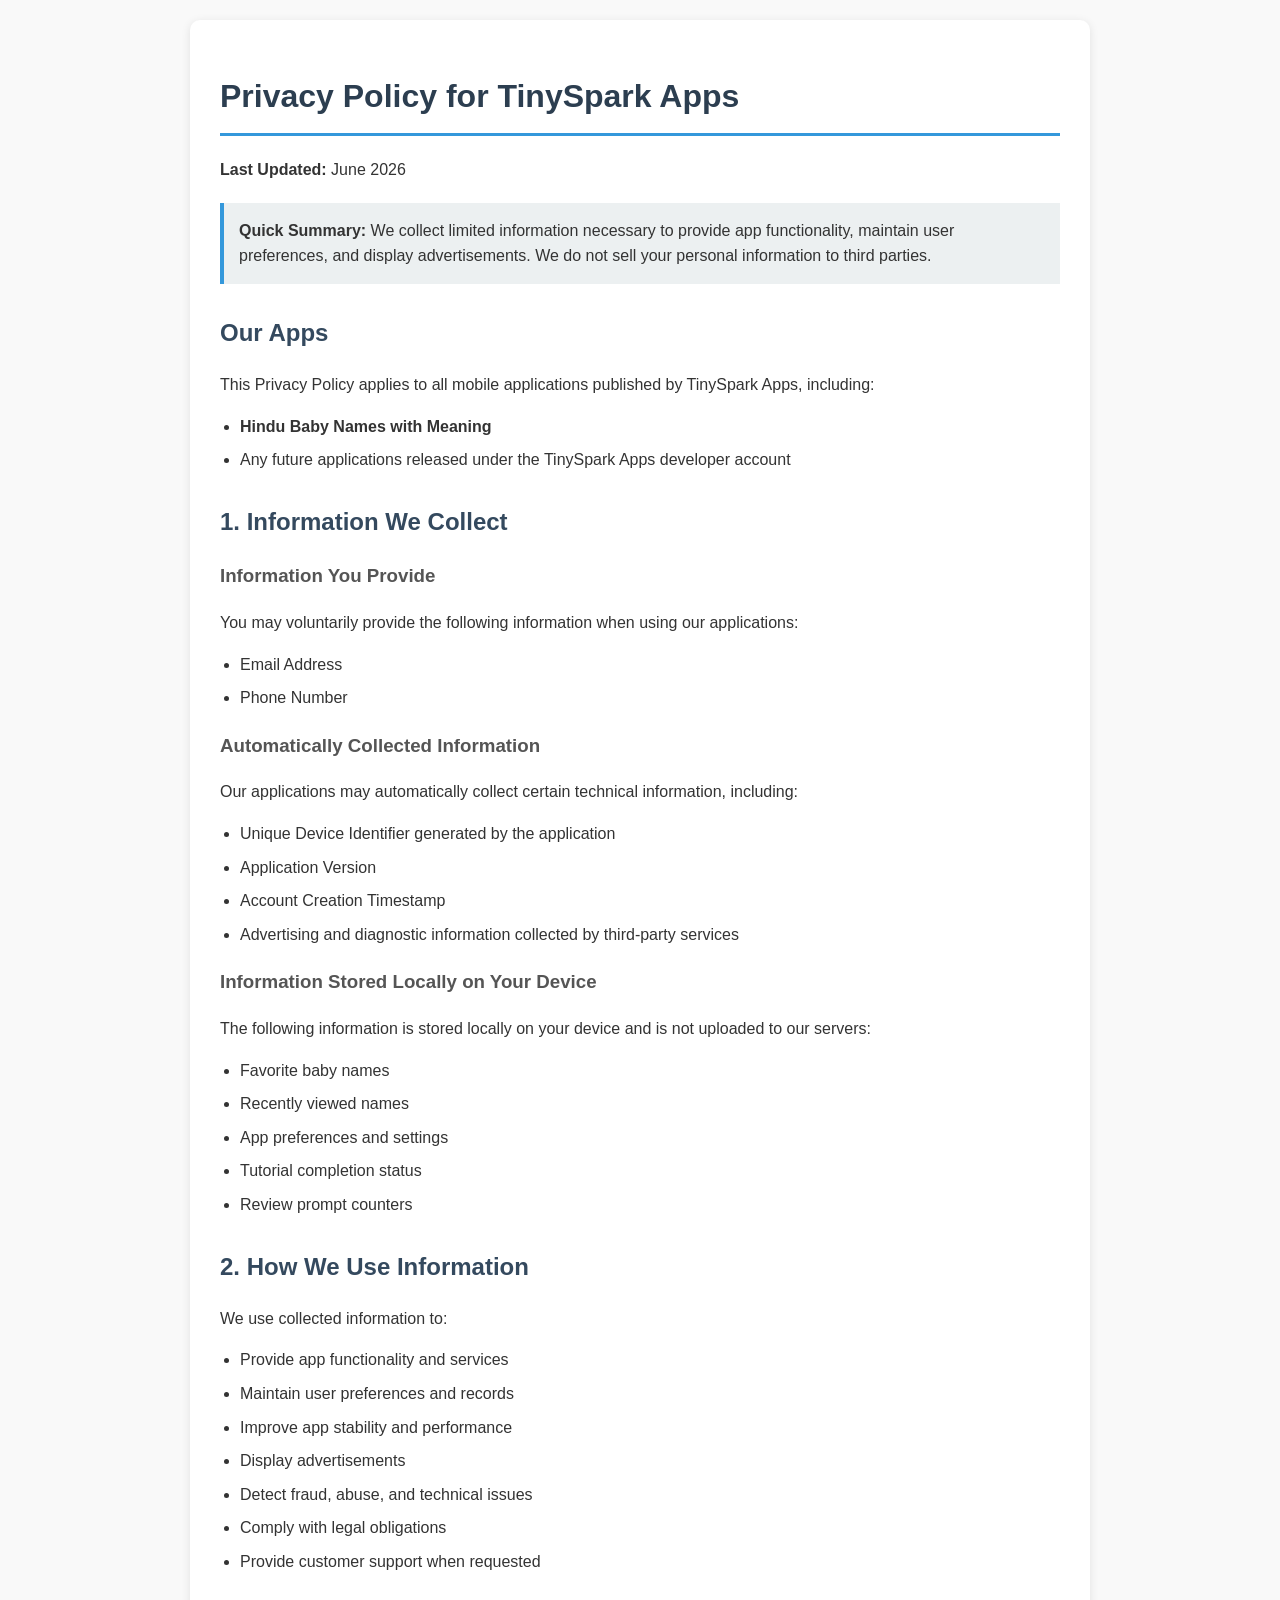
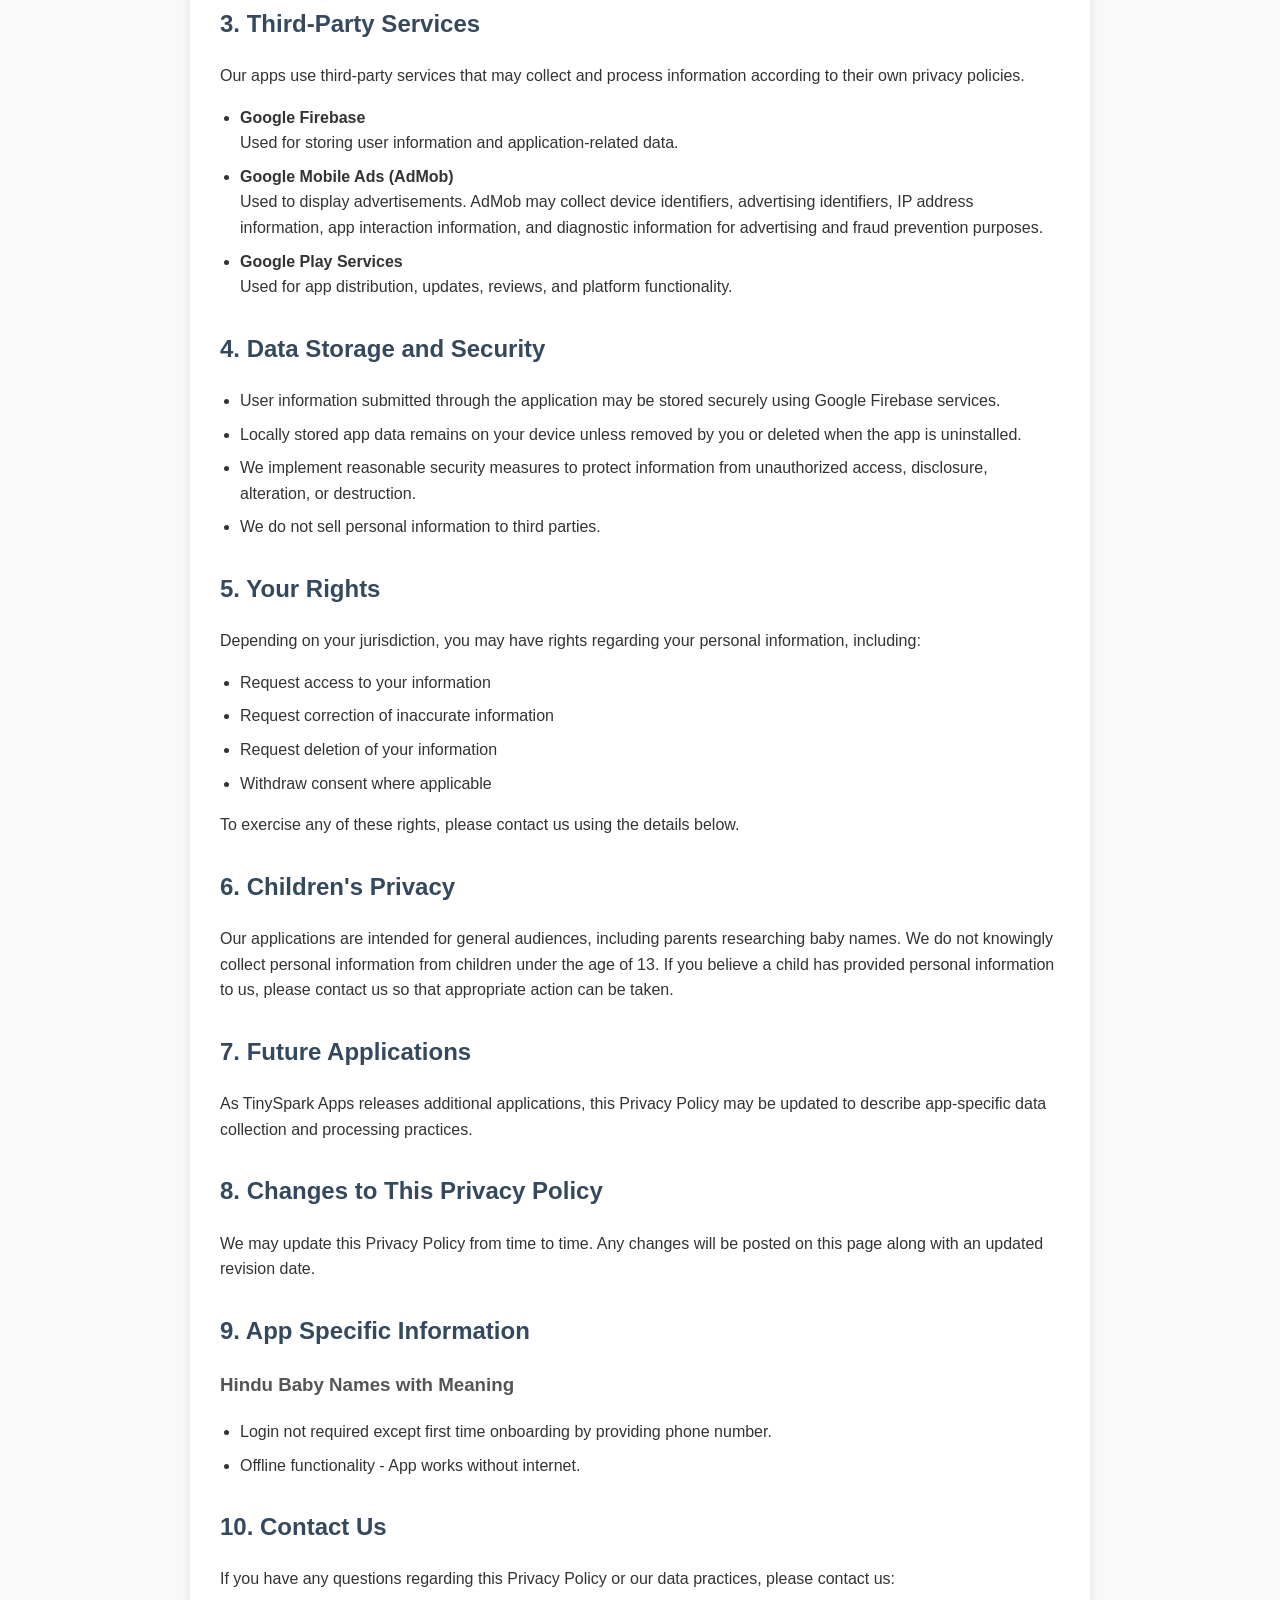
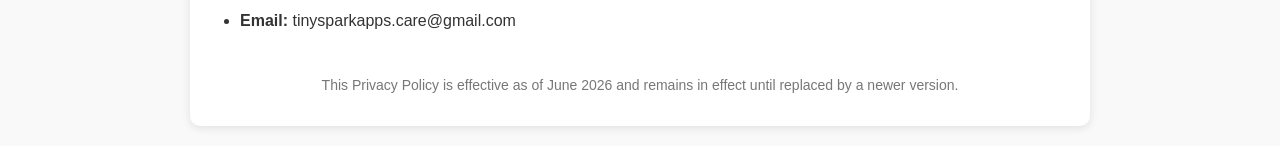
<file: privacy-policy.html>
<!DOCTYPE html>
<html lang="en">
<head>
    <meta charset="UTF-8">
    <meta name="viewport" content="width=device-width, initial-scale=1.0">
    <title>Privacy Policy - TinySpark Apps</title>

    <style>
        body {
            font-family: Arial, sans-serif;
            line-height: 1.6;
            max-width: 900px;
            margin: 0 auto;
            padding: 20px;
            background-color: #f9f9f9;
            color: #333;
        }

        .container {
            background-color: white;
            padding: 30px;
            border-radius: 10px;
            box-shadow: 0 2px 10px rgba(0,0,0,0.1);
        }

        h1 {
            color: #2c3e50;
            border-bottom: 3px solid #3498db;
            padding-bottom: 10px;
        }

        h2 {
            color: #34495e;
            margin-top: 30px;
        }

        h3 {
            color: #555;
            margin-top: 20px;
        }

        .highlight {
            background-color: #ecf0f1;
            padding: 15px;
            border-left: 4px solid #3498db;
            margin: 20px 0;
        }

        ul {
            padding-left: 20px;
        }

        li {
            margin-bottom: 8px;
        }

        .footer {
            margin-top: 40px;
            text-align: center;
            color: #777;
            font-size: 14px;
        }
    </style>
</head>
<body>

<div class="container">
<h1>Privacy Policy for TinySpark Apps</h1>

<p><strong>Last Updated:</strong> June 2026</p>

<div class="highlight">
    <strong>Quick Summary:</strong>
    We collect limited information necessary to provide app functionality, maintain user preferences, and display advertisements. We do not sell your personal information to third parties.
</div>

<h2>Our Apps</h2>

<p>This Privacy Policy applies to all mobile applications published by TinySpark Apps, including:</p>

<ul>
    <li><strong>Hindu Baby Names with Meaning</strong></li>
    <li>Any future applications released under the TinySpark Apps developer account</li>
</ul>

<h2>1. Information We Collect</h2>

<h3>Information You Provide</h3>

<p>You may voluntarily provide the following information when using our applications:</p>

<ul>
    <li>Email Address</li>
    <li>Phone Number</li>
</ul>

<h3>Automatically Collected Information</h3>

<p>Our applications may automatically collect certain technical information, including:</p>

<ul>
    <li>Unique Device Identifier generated by the application</li>
    <li>Application Version</li>
    <li>Account Creation Timestamp</li>
    <li>Advertising and diagnostic information collected by third-party services</li>
</ul>

<h3>Information Stored Locally on Your Device</h3>

<p>The following information is stored locally on your device and is not uploaded to our servers:</p>

<ul>
    <li>Favorite baby names</li>
    <li>Recently viewed names</li>
    <li>App preferences and settings</li>
    <li>Tutorial completion status</li>
    <li>Review prompt counters</li>
</ul>

<h2>2. How We Use Information</h2>

<p>We use collected information to:</p>

<ul>
    <li>Provide app functionality and services</li>
    <li>Maintain user preferences and records</li>
    <li>Improve app stability and performance</li>
    <li>Display advertisements</li>
    <li>Detect fraud, abuse, and technical issues</li>
    <li>Comply with legal obligations</li>
    <li>Provide customer support when requested</li>
</ul>

<h2>3. Third-Party Services</h2>

<p>Our apps use third-party services that may collect and process information according to their own privacy policies.</p>

<ul>
    <li>
        <strong>Google Firebase</strong><br>
        Used for storing user information and application-related data.
    </li>

    <li>
        <strong>Google Mobile Ads (AdMob)</strong><br>
        Used to display advertisements. AdMob may collect device identifiers, advertising identifiers, IP address information, app interaction information, and diagnostic information for advertising and fraud prevention purposes.
    </li>

    <li>
        <strong>Google Play Services</strong><br>
        Used for app distribution, updates, reviews, and platform functionality.
    </li>
</ul>

<h2>4. Data Storage and Security</h2>

<ul>
    <li>User information submitted through the application may be stored securely using Google Firebase services.</li>
    <li>Locally stored app data remains on your device unless removed by you or deleted when the app is uninstalled.</li>
    <li>We implement reasonable security measures to protect information from unauthorized access, disclosure, alteration, or destruction.</li>
    <li>We do not sell personal information to third parties.</li>
</ul>

<h2>5. Your Rights</h2>

<p>Depending on your jurisdiction, you may have rights regarding your personal information, including:</p>

<ul>
    <li>Request access to your information</li>
    <li>Request correction of inaccurate information</li>
    <li>Request deletion of your information</li>
    <li>Withdraw consent where applicable</li>
</ul>

<p>To exercise any of these rights, please contact us using the details below.</p>

<h2>6. Children's Privacy</h2>

<p>
    Our applications are intended for general audiences, including parents researching baby names.
    We do not knowingly collect personal information from children under the age of 13.
    If you believe a child has provided personal information to us, please contact us so that appropriate action can be taken.
</p>

<h2>7. Future Applications</h2>

<p>
    As TinySpark Apps releases additional applications, this Privacy Policy may be updated to describe app-specific data collection and processing practices.
</p>

<h2>8. Changes to This Privacy Policy</h2>

<p>
    We may update this Privacy Policy from time to time. Any changes will be posted on this page along with an updated revision date.
</p>

<h2>9. App Specific Information</h2>

<h3>Hindu Baby Names with Meaning</h3>

<ul>
    <li>Login not required except first time onboarding by providing phone number.</li>
    <li>Offline functionality - App works without internet.</li>
</ul>

<h2>10. Contact Us</h2>

<p>If you have any questions regarding this Privacy Policy or our data practices, please contact us:</p> <ul> <li><strong>Email:</strong> tinysparkapps.care@gmail.com</li> </ul>

<div class="footer">
    This Privacy Policy is effective as of June 2026 and remains in effect until replaced by a newer version.
</div>

</div>
</body>
</html>
</file>
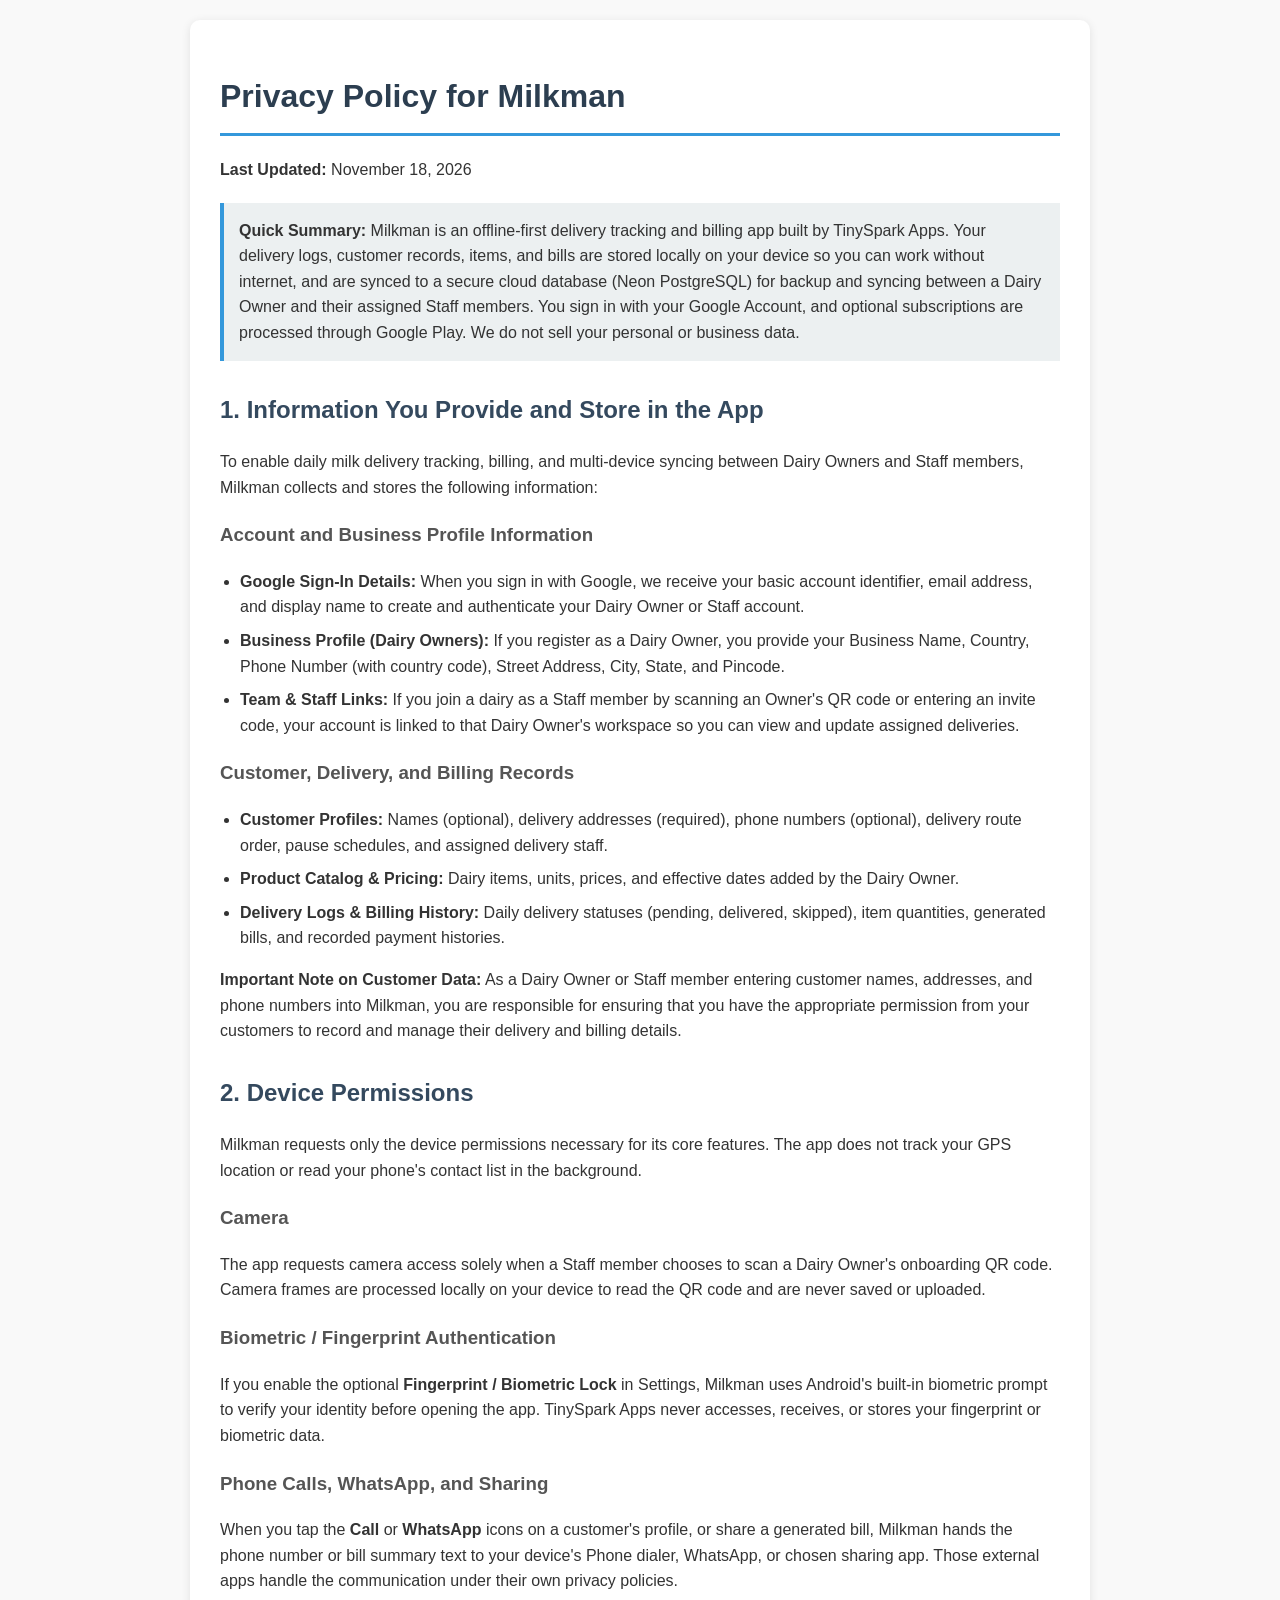
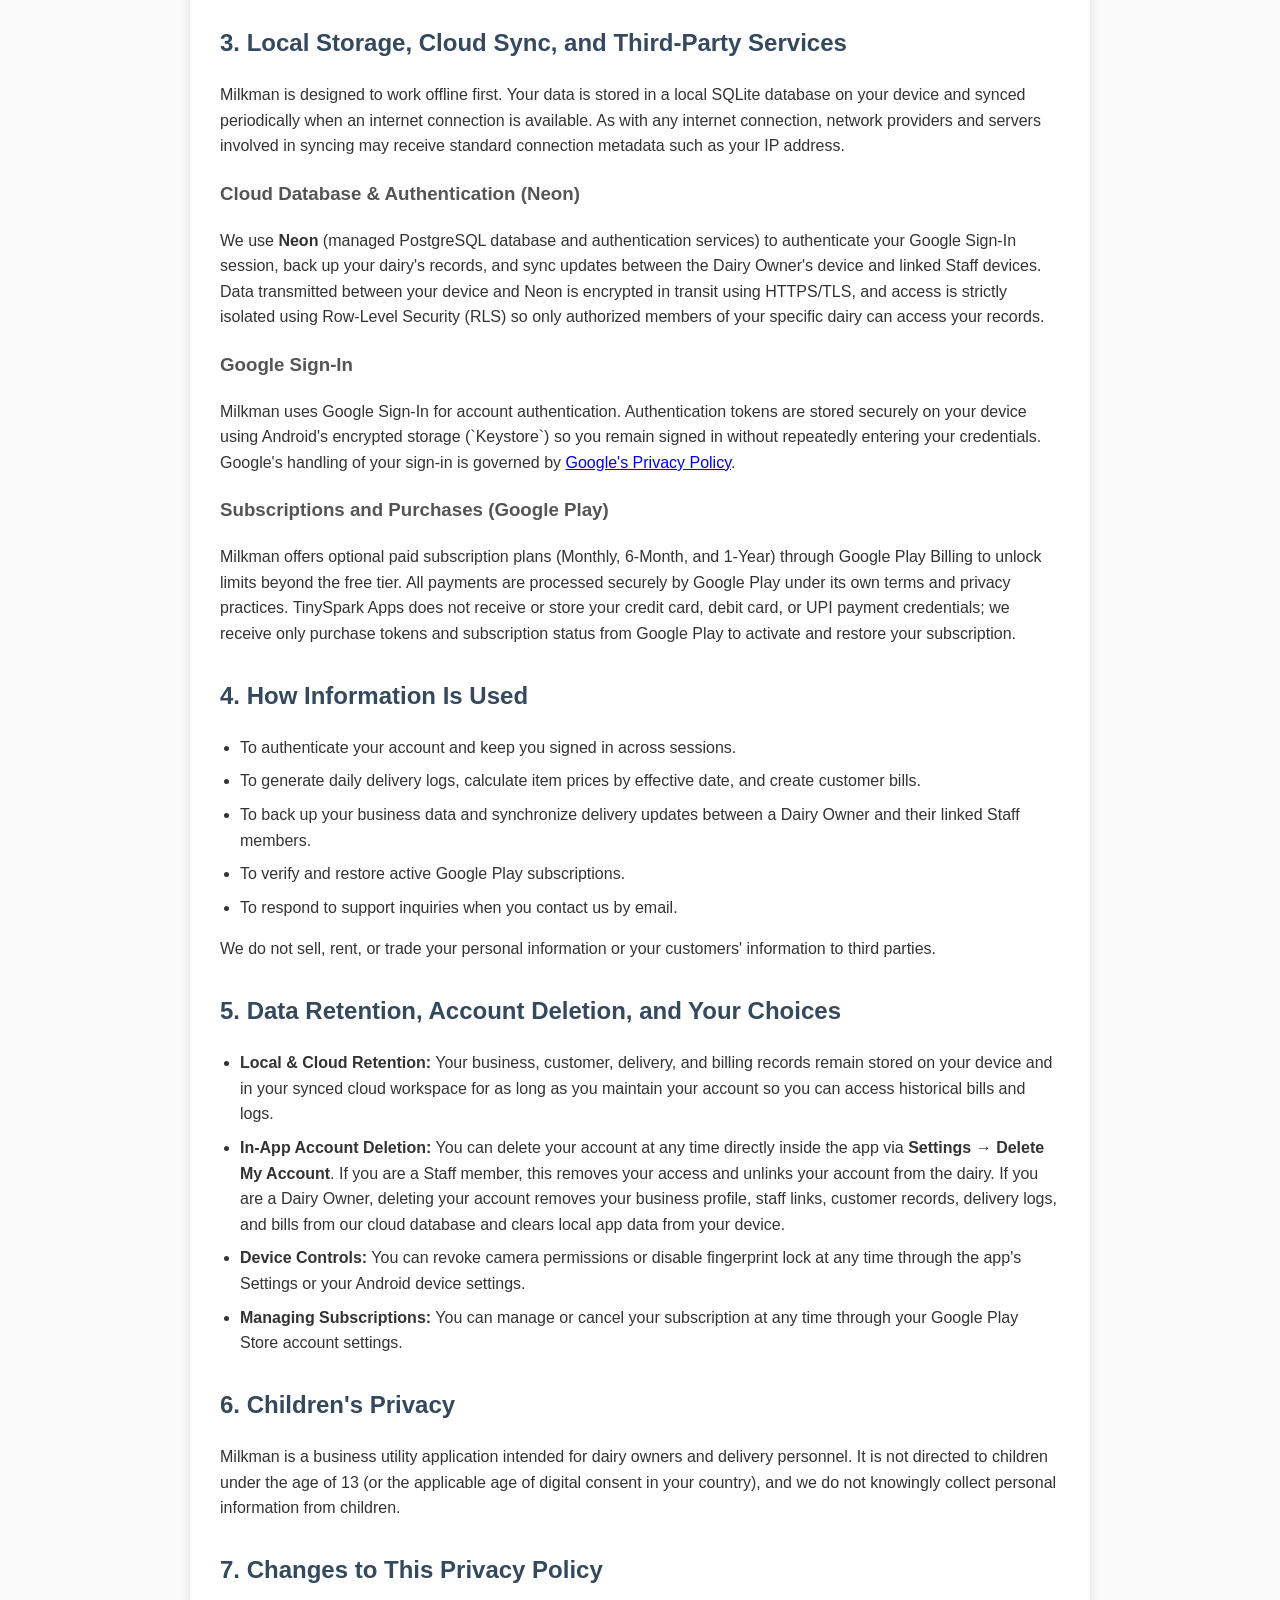
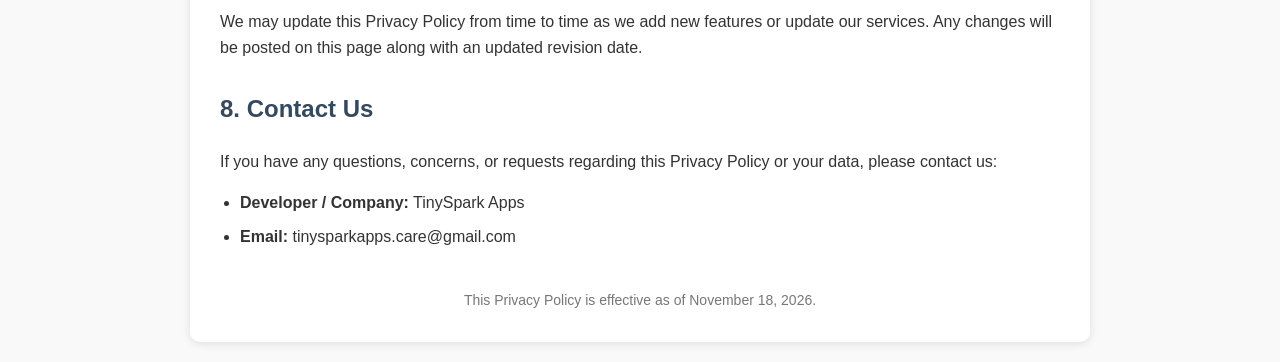
<file: milkman/milkman-privacy-policy.html>
<!DOCTYPE html>
<html lang="en">
<head>
    <meta charset="UTF-8">
    <meta name="viewport" content="width=device-width, initial-scale=1.0">
    <title>Privacy Policy - TinySpark Apps</title>

    <style>
        body {
            font-family: Arial, sans-serif;
            line-height: 1.6;
            max-width: 900px;
            margin: 0 auto;
            padding: 20px;
            background-color: #f9f9f9;
            color: #333;
        }

        .container {
            background-color: white;
            padding: 30px;
            border-radius: 10px;
            box-shadow: 0 2px 10px rgba(0,0,0,0.1);
        }

        h1 {
            color: #2c3e50;
            border-bottom: 3px solid #3498db;
            padding-bottom: 10px;
        }

        h2 {
            color: #34495e;
            margin-top: 30px;
        }

        h3 {
            color: #555;
            margin-top: 20px;
        }

        .highlight {
            background-color: #ecf0f1;
            padding: 15px;
            border-left: 4px solid #3498db;
            margin: 20px 0;
        }

        ul {
            padding-left: 20px;
        }

        li {
            margin-bottom: 8px;
        }

        .footer {
            margin-top: 40px;
            text-align: center;
            color: #777;
            font-size: 14px;
        }
    </style>
</head>
<body>

<div class="container">
<h1>Privacy Policy for Milkman</h1>

<p><strong>Last Updated:</strong> November 18, 2026</p>

<div class="highlight">
    <strong>Quick Summary:</strong>
    Milkman is an offline-first delivery tracking and billing app built by TinySpark Apps. Your delivery logs, customer records, items, and bills are stored locally on your device so you can work without internet, and are synced to a secure cloud database (Neon PostgreSQL) for backup and syncing between a Dairy Owner and their assigned Staff members. You sign in with your Google Account, and optional subscriptions are processed through Google Play. We do not sell your personal or business data.
</div>

<h2>1. Information You Provide and Store in the App</h2>

<p>
    To enable daily milk delivery tracking, billing, and multi-device syncing between Dairy Owners and Staff members, Milkman collects and stores the following information:
</p>

<h3>Account and Business Profile Information</h3>

<ul>
    <li><strong>Google Sign-In Details:</strong> When you sign in with Google, we receive your basic account identifier, email address, and display name to create and authenticate your Dairy Owner or Staff account.</li>
    <li><strong>Business Profile (Dairy Owners):</strong> If you register as a Dairy Owner, you provide your Business Name, Country, Phone Number (with country code), Street Address, City, State, and Pincode.</li>
    <li><strong>Team &amp; Staff Links:</strong> If you join a dairy as a Staff member by scanning an Owner's QR code or entering an invite code, your account is linked to that Dairy Owner's workspace so you can view and update assigned deliveries.</li>
</ul>

<h3>Customer, Delivery, and Billing Records</h3>

<ul>
    <li><strong>Customer Profiles:</strong> Names (optional), delivery addresses (required), phone numbers (optional), delivery route order, pause schedules, and assigned delivery staff.</li>
    <li><strong>Product Catalog &amp; Pricing:</strong> Dairy items, units, prices, and effective dates added by the Dairy Owner.</li>
    <li><strong>Delivery Logs &amp; Billing History:</strong> Daily delivery statuses (pending, delivered, skipped), item quantities, generated bills, and recorded payment histories.</li>
</ul>

<p>
    <strong>Important Note on Customer Data:</strong> As a Dairy Owner or Staff member entering customer names, addresses, and phone numbers into Milkman, you are responsible for ensuring that you have the appropriate permission from your customers to record and manage their delivery and billing details.
</p>

<h2>2. Device Permissions</h2>

<p>
    Milkman requests only the device permissions necessary for its core features. The app does not track your GPS location or read your phone's contact list in the background.
</p>

<h3>Camera</h3>

<p>
    The app requests camera access solely when a Staff member chooses to scan a Dairy Owner's onboarding QR code. Camera frames are processed locally on your device to read the QR code and are never saved or uploaded.
</p>

<h3>Biometric / Fingerprint Authentication</h3>

<p>
    If you enable the optional <strong>Fingerprint / Biometric Lock</strong> in Settings, Milkman uses Android's built-in biometric prompt to verify your identity before opening the app. TinySpark Apps never accesses, receives, or stores your fingerprint or biometric data.
</p>

<h3>Phone Calls, WhatsApp, and Sharing</h3>

<p>
    When you tap the <strong>Call</strong> or <strong>WhatsApp</strong> icons on a customer's profile, or share a generated bill, Milkman hands the phone number or bill summary text to your device's Phone dialer, WhatsApp, or chosen sharing app. Those external apps handle the communication under their own privacy policies.
</p>

<h2>3. Local Storage, Cloud Sync, and Third-Party Services</h2>

<p>
    Milkman is designed to work offline first. Your data is stored in a local SQLite database on your device and synced periodically when an internet connection is available. As with any internet connection, network providers and servers involved in syncing may receive standard connection metadata such as your IP address.
</p>

<h3>Cloud Database &amp; Authentication (Neon)</h3>

<p>
    We use <strong>Neon</strong> (managed PostgreSQL database and authentication services) to authenticate your Google Sign-In session, back up your dairy's records, and sync updates between the Dairy Owner's device and linked Staff devices. Data transmitted between your device and Neon is encrypted in transit using HTTPS/TLS, and access is strictly isolated using Row-Level Security (RLS) so only authorized members of your specific dairy can access your records.
</p>

<h3>Google Sign-In</h3>

<p>
    Milkman uses Google Sign-In for account authentication. Authentication tokens are stored securely on your device using Android's encrypted storage (`Keystore`) so you remain signed in without repeatedly entering your credentials. Google's handling of your sign-in is governed by <a href="https://policies.google.com/privacy">Google's Privacy Policy</a>.
</p>

<h3>Subscriptions and Purchases (Google Play)</h3>

<p>
    Milkman offers optional paid subscription plans (Monthly, 6-Month, and 1-Year) through Google Play Billing to unlock limits beyond the free tier. All payments are processed securely by Google Play under its own terms and privacy practices. TinySpark Apps does not receive or store your credit card, debit card, or UPI payment credentials; we receive only purchase tokens and subscription status from Google Play to activate and restore your subscription.
</p>

<h2>4. How Information Is Used</h2>

<ul>
    <li>To authenticate your account and keep you signed in across sessions.</li>
    <li>To generate daily delivery logs, calculate item prices by effective date, and create customer bills.</li>
    <li>To back up your business data and synchronize delivery updates between a Dairy Owner and their linked Staff members.</li>
    <li>To verify and restore active Google Play subscriptions.</li>
    <li>To respond to support inquiries when you contact us by email.</li>
</ul>

<p>We do not sell, rent, or trade your personal information or your customers' information to third parties.</p>

<h2>5. Data Retention, Account Deletion, and Your Choices</h2>

<ul>
    <li><strong>Local &amp; Cloud Retention:</strong> Your business, customer, delivery, and billing records remain stored on your device and in your synced cloud workspace for as long as you maintain your account so you can access historical bills and logs.</li>
    <li><strong>In-App Account Deletion:</strong> You can delete your account at any time directly inside the app via <strong>Settings &rarr; Delete My Account</strong>. If you are a Staff member, this removes your access and unlinks your account from the dairy. If you are a Dairy Owner, deleting your account removes your business profile, staff links, customer records, delivery logs, and bills from our cloud database and clears local app data from your device.</li>
    <li><strong>Device Controls:</strong> You can revoke camera permissions or disable fingerprint lock at any time through the app's Settings or your Android device settings.</li>
    <li><strong>Managing Subscriptions:</strong> You can manage or cancel your subscription at any time through your Google Play Store account settings.</li>
</ul>

<h2>6. Children's Privacy</h2>

<p>
    Milkman is a business utility application intended for dairy owners and delivery personnel. It is not directed to children under the age of 13 (or the applicable age of digital consent in your country), and we do not knowingly collect personal information from children.
</p>

<h2>7. Changes to This Privacy Policy</h2>

<p>
    We may update this Privacy Policy from time to time as we add new features or update our services. Any changes will be posted on this page along with an updated revision date.
</p>

<h2>8. Contact Us</h2>

<p>If you have any questions, concerns, or requests regarding this Privacy Policy or your data, please contact us:</p>
<ul>
    <li><strong>Developer / Company:</strong> TinySpark Apps</li>
    <li><strong>Email:</strong> tinysparkapps.care@gmail.com</li>
</ul>

<div class="footer">
    This Privacy Policy is effective as of November 18, 2026.
</div>

</div>
</body>
</html>
</file>
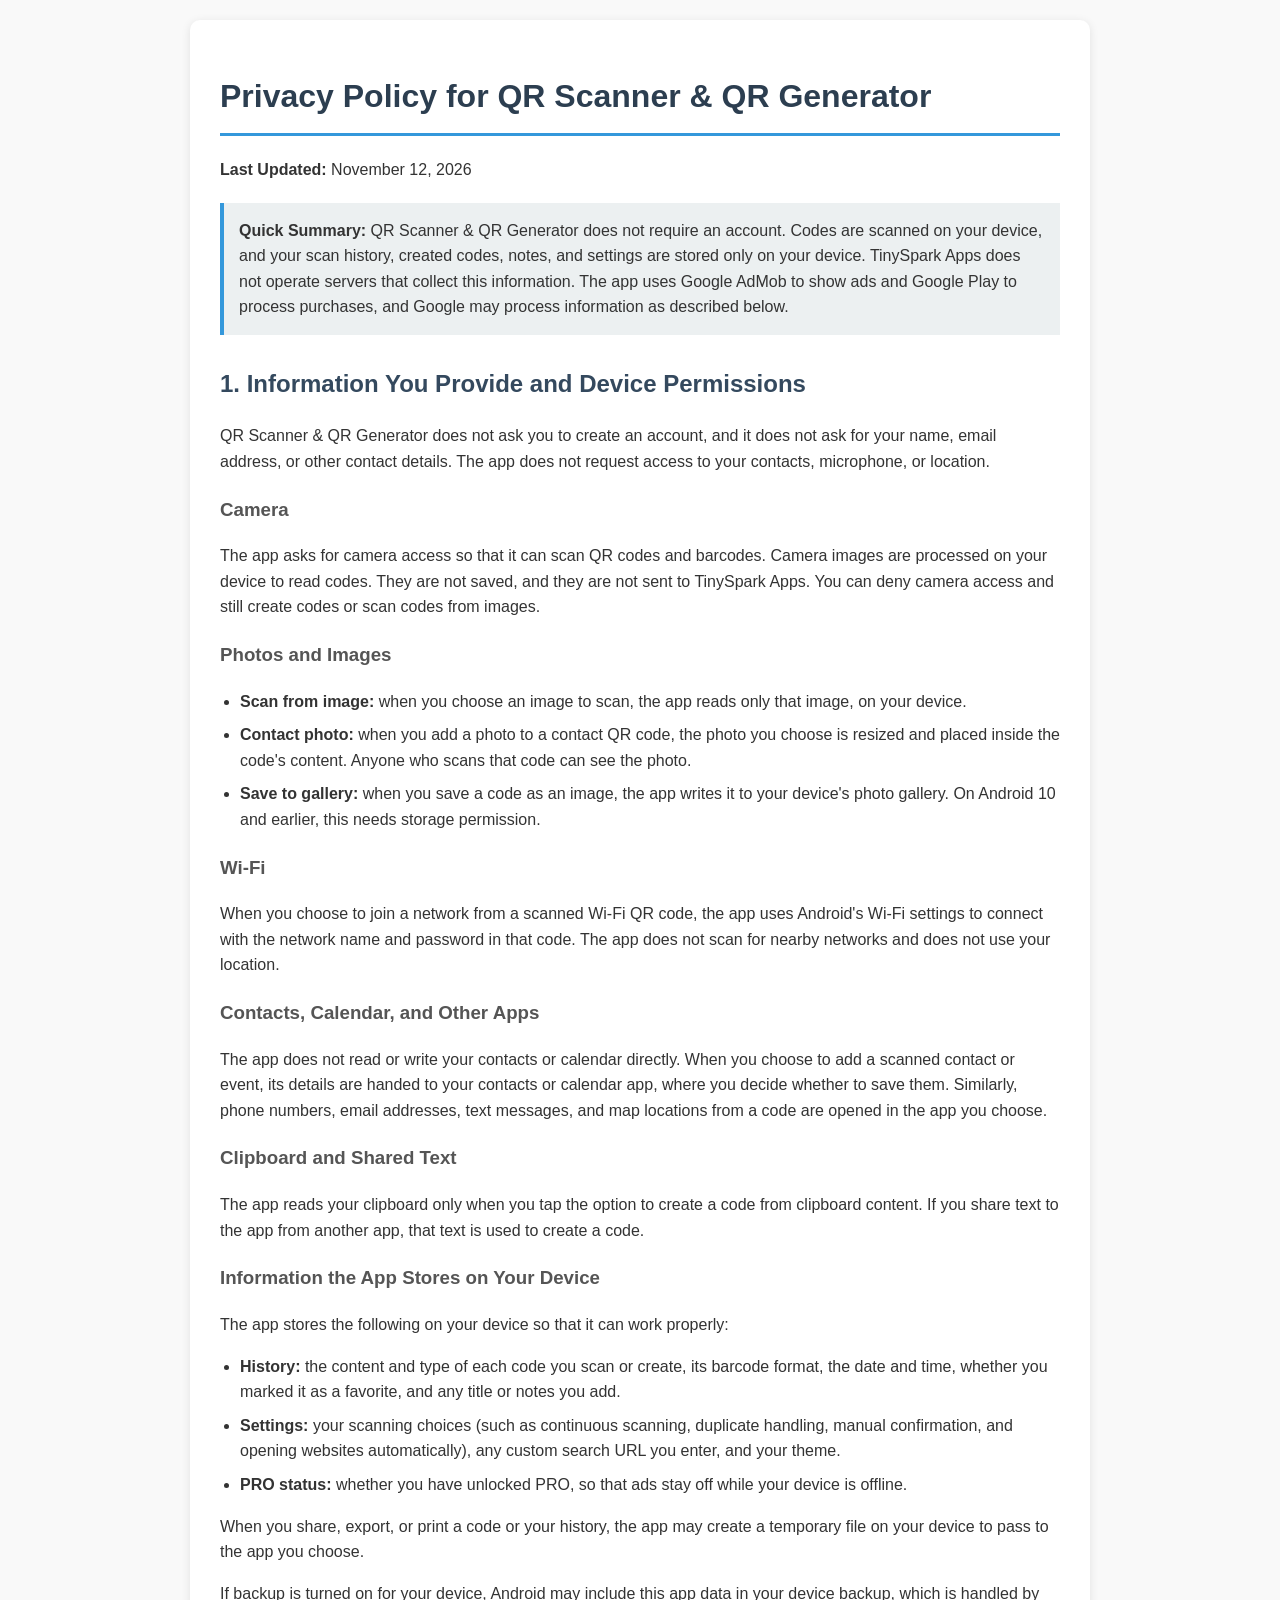
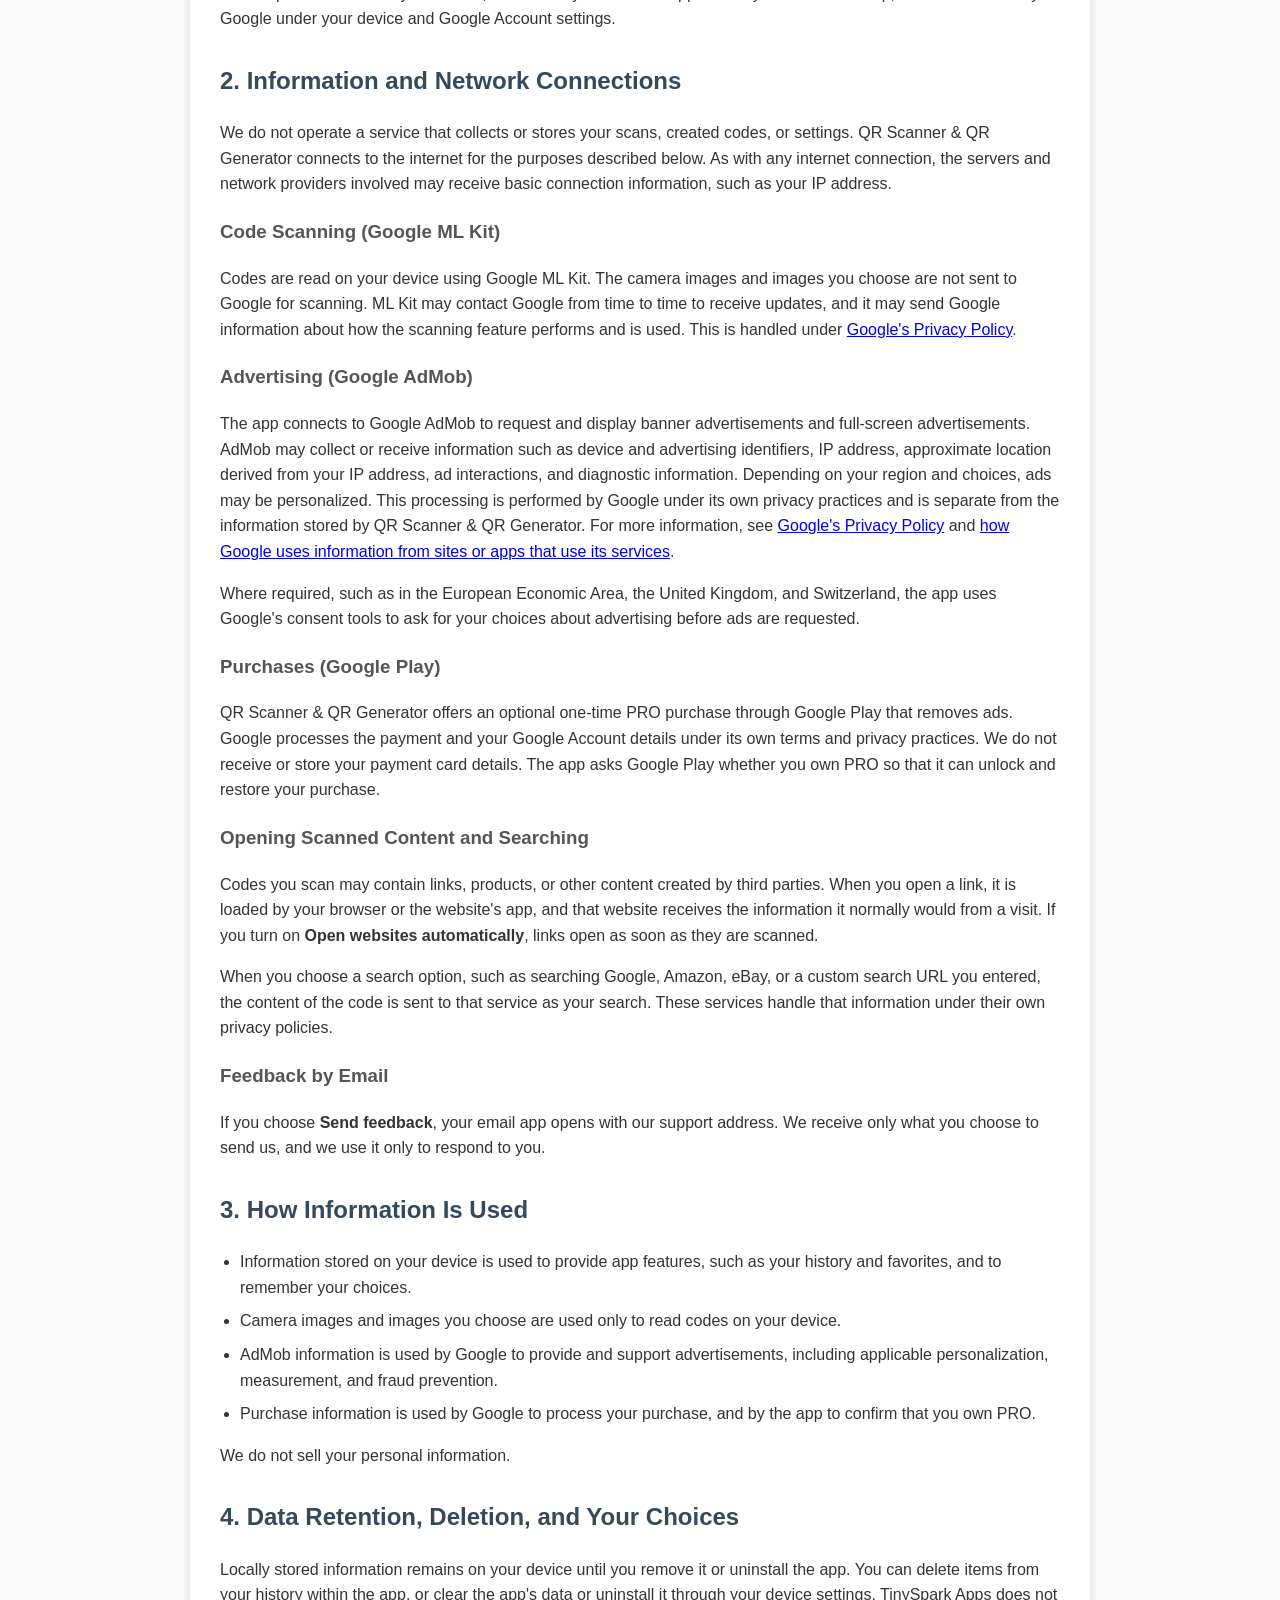
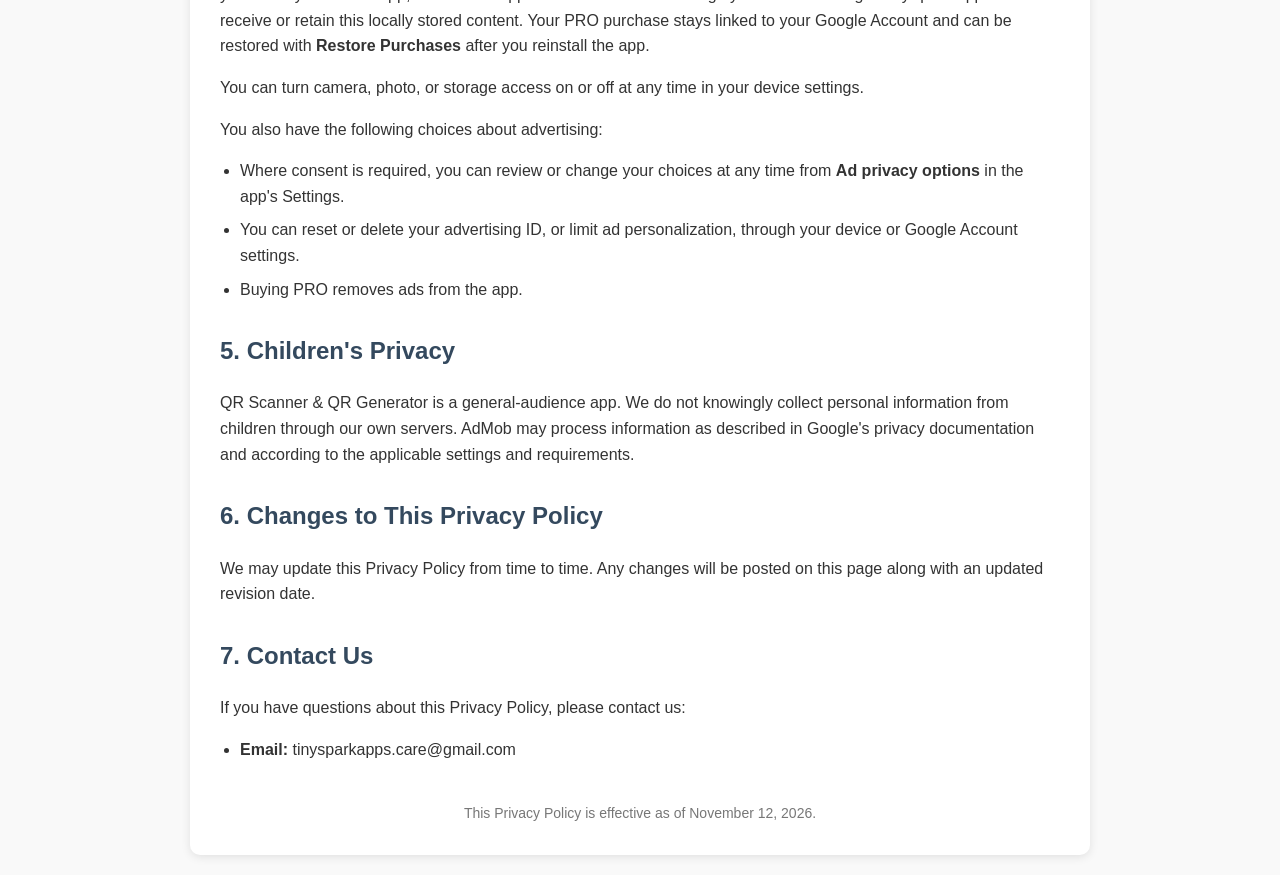
<file: qrscanner/privacy-policy-qrscanner.html>
<!DOCTYPE html>
<html lang="en">
<head>
    <meta charset="UTF-8">
    <meta name="viewport" content="width=device-width, initial-scale=1.0">
    <title>Privacy Policy - TinySpark Apps</title>

    <style>
        body {
            font-family: Arial, sans-serif;
            line-height: 1.6;
            max-width: 900px;
            margin: 0 auto;
            padding: 20px;
            background-color: #f9f9f9;
            color: #333;
        }

        .container {
            background-color: white;
            padding: 30px;
            border-radius: 10px;
            box-shadow: 0 2px 10px rgba(0,0,0,0.1);
        }

        h1 {
            color: #2c3e50;
            border-bottom: 3px solid #3498db;
            padding-bottom: 10px;
        }

        h2 {
            color: #34495e;
            margin-top: 30px;
        }

        h3 {
            color: #555;
            margin-top: 20px;
        }

        .highlight {
            background-color: #ecf0f1;
            padding: 15px;
            border-left: 4px solid #3498db;
            margin: 20px 0;
        }

        ul {
            padding-left: 20px;
        }

        li {
            margin-bottom: 8px;
        }

        .footer {
            margin-top: 40px;
            text-align: center;
            color: #777;
            font-size: 14px;
        }
    </style>
</head>
<body>

<div class="container">
<h1>Privacy Policy for QR Scanner &amp; QR Generator</h1>

<p><strong>Last Updated:</strong> November 12, 2026</p>

<div class="highlight">
    <strong>Quick Summary:</strong>
    QR Scanner &amp; QR Generator does not require an account. Codes are scanned on your device, and your scan history, created codes, notes, and settings are stored only on your device. TinySpark Apps does not operate servers that collect this information. The app uses Google AdMob to show ads and Google Play to process purchases, and Google may process information as described below.
</div>

<h2>1. Information You Provide and Device Permissions</h2>

<p>
    QR Scanner &amp; QR Generator does not ask you to create an account, and it does not ask for your name, email address, or other contact details. The app does not request access to your contacts, microphone, or location.
</p>

<h3>Camera</h3>

<p>
    The app asks for camera access so that it can scan QR codes and barcodes. Camera images are processed on your device to read codes. They are not saved, and they are not sent to TinySpark Apps. You can deny camera access and still create codes or scan codes from images.
</p>

<h3>Photos and Images</h3>

<ul>
    <li><strong>Scan from image:</strong> when you choose an image to scan, the app reads only that image, on your device.</li>
    <li><strong>Contact photo:</strong> when you add a photo to a contact QR code, the photo you choose is resized and placed inside the code's content. Anyone who scans that code can see the photo.</li>
    <li><strong>Save to gallery:</strong> when you save a code as an image, the app writes it to your device's photo gallery. On Android 10 and earlier, this needs storage permission.</li>
</ul>

<h3>Wi-Fi</h3>

<p>
    When you choose to join a network from a scanned Wi-Fi QR code, the app uses Android's Wi-Fi settings to connect with the network name and password in that code. The app does not scan for nearby networks and does not use your location.
</p>

<h3>Contacts, Calendar, and Other Apps</h3>

<p>
    The app does not read or write your contacts or calendar directly. When you choose to add a scanned contact or event, its details are handed to your contacts or calendar app, where you decide whether to save them. Similarly, phone numbers, email addresses, text messages, and map locations from a code are opened in the app you choose.
</p>

<h3>Clipboard and Shared Text</h3>

<p>
    The app reads your clipboard only when you tap the option to create a code from clipboard content. If you share text to the app from another app, that text is used to create a code.
</p>

<h3>Information the App Stores on Your Device</h3>

<p>The app stores the following on your device so that it can work properly:</p>

<ul>
    <li><strong>History:</strong> the content and type of each code you scan or create, its barcode format, the date and time, whether you marked it as a favorite, and any title or notes you add.</li>
    <li><strong>Settings:</strong> your scanning choices (such as continuous scanning, duplicate handling, manual confirmation, and opening websites automatically), any custom search URL you enter, and your theme.</li>
    <li><strong>PRO status:</strong> whether you have unlocked PRO, so that ads stay off while your device is offline.</li>
</ul>

<p>
    When you share, export, or print a code or your history, the app may create a temporary file on your device to pass to the app you choose.
</p>

<p>
    If backup is turned on for your device, Android may include this app data in your device backup, which is handled by Google under your device and Google Account settings.
</p>

<h2>2. Information and Network Connections</h2>

<p>
    We do not operate a service that collects or stores your scans, created codes, or settings. QR Scanner &amp; QR Generator connects to the internet for the purposes described below. As with any internet connection, the servers and network providers involved may receive basic connection information, such as your IP address.
</p>

<h3>Code Scanning (Google ML Kit)</h3>

<p>
    Codes are read on your device using Google ML Kit. The camera images and images you choose are not sent to Google for scanning. ML Kit may contact Google from time to time to receive updates, and it may send Google information about how the scanning feature performs and is used. This is handled under <a href="https://policies.google.com/privacy">Google's Privacy Policy</a>.
</p>

<h3>Advertising (Google AdMob)</h3>

<p>
    The app connects to Google AdMob to request and display banner advertisements and full-screen advertisements. AdMob may collect or receive information such as device and advertising identifiers, IP address, approximate location derived from your IP address, ad interactions, and diagnostic information. Depending on your region and choices, ads may be personalized. This processing is performed by Google under its own privacy practices and is separate from the information stored by QR Scanner &amp; QR Generator. For more information, see <a href="https://policies.google.com/privacy">Google's Privacy Policy</a> and <a href="https://policies.google.com/technologies/partner-sites">how Google uses information from sites or apps that use its services</a>.
</p>

<p>
    Where required, such as in the European Economic Area, the United Kingdom, and Switzerland, the app uses Google's consent tools to ask for your choices about advertising before ads are requested.
</p>

<h3>Purchases (Google Play)</h3>

<p>
    QR Scanner &amp; QR Generator offers an optional one-time PRO purchase through Google Play that removes ads. Google processes the payment and your Google Account details under its own terms and privacy practices. We do not receive or store your payment card details. The app asks Google Play whether you own PRO so that it can unlock and restore your purchase.
</p>

<h3>Opening Scanned Content and Searching</h3>

<p>
    Codes you scan may contain links, products, or other content created by third parties. When you open a link, it is loaded by your browser or the website's app, and that website receives the information it normally would from a visit. If you turn on <strong>Open websites automatically</strong>, links open as soon as they are scanned.
</p>

<p>
    When you choose a search option, such as searching Google, Amazon, eBay, or a custom search URL you entered, the content of the code is sent to that service as your search. These services handle that information under their own privacy policies.
</p>

<h3>Feedback by Email</h3>

<p>
    If you choose <strong>Send feedback</strong>, your email app opens with our support address. We receive only what you choose to send us, and we use it only to respond to you.
</p>

<h2>3. How Information Is Used</h2>

<ul>
    <li>Information stored on your device is used to provide app features, such as your history and favorites, and to remember your choices.</li>
    <li>Camera images and images you choose are used only to read codes on your device.</li>
    <li>AdMob information is used by Google to provide and support advertisements, including applicable personalization, measurement, and fraud prevention.</li>
    <li>Purchase information is used by Google to process your purchase, and by the app to confirm that you own PRO.</li>
</ul>

<p>We do not sell your personal information.</p>

<h2>4. Data Retention, Deletion, and Your Choices</h2>

<p>
    Locally stored information remains on your device until you remove it or uninstall the app. You can delete items from your history within the app, or clear the app's data or uninstall it through your device settings. TinySpark Apps does not receive or retain this locally stored content. Your PRO purchase stays linked to your Google Account and can be restored with <strong>Restore Purchases</strong> after you reinstall the app.
</p>

<p>
    You can turn camera, photo, or storage access on or off at any time in your device settings.
</p>

<p>
    You also have the following choices about advertising:
</p>

<ul>
    <li>Where consent is required, you can review or change your choices at any time from <strong>Ad privacy options</strong> in the app's Settings.</li>
    <li>You can reset or delete your advertising ID, or limit ad personalization, through your device or Google Account settings.</li>
    <li>Buying PRO removes ads from the app.</li>
</ul>

<h2>5. Children's Privacy</h2>

<p>
    QR Scanner &amp; QR Generator is a general-audience app. We do not knowingly collect personal information from children through our own servers. AdMob may process information as described in Google's privacy documentation and according to the applicable settings and requirements.
</p>

<h2>6. Changes to This Privacy Policy</h2>

<p>
    We may update this Privacy Policy from time to time. Any changes will be posted on this page along with an updated revision date.
</p>

<h2>7. Contact Us</h2>

<p>If you have questions about this Privacy Policy, please contact us:</p>
<ul>
    <li><strong>Email:</strong> tinysparkapps.care@gmail.com</li>
</ul>

<div class="footer">
    This Privacy Policy is effective as of November 12, 2026.
</div>

</div>
</body>
</html>
</file>
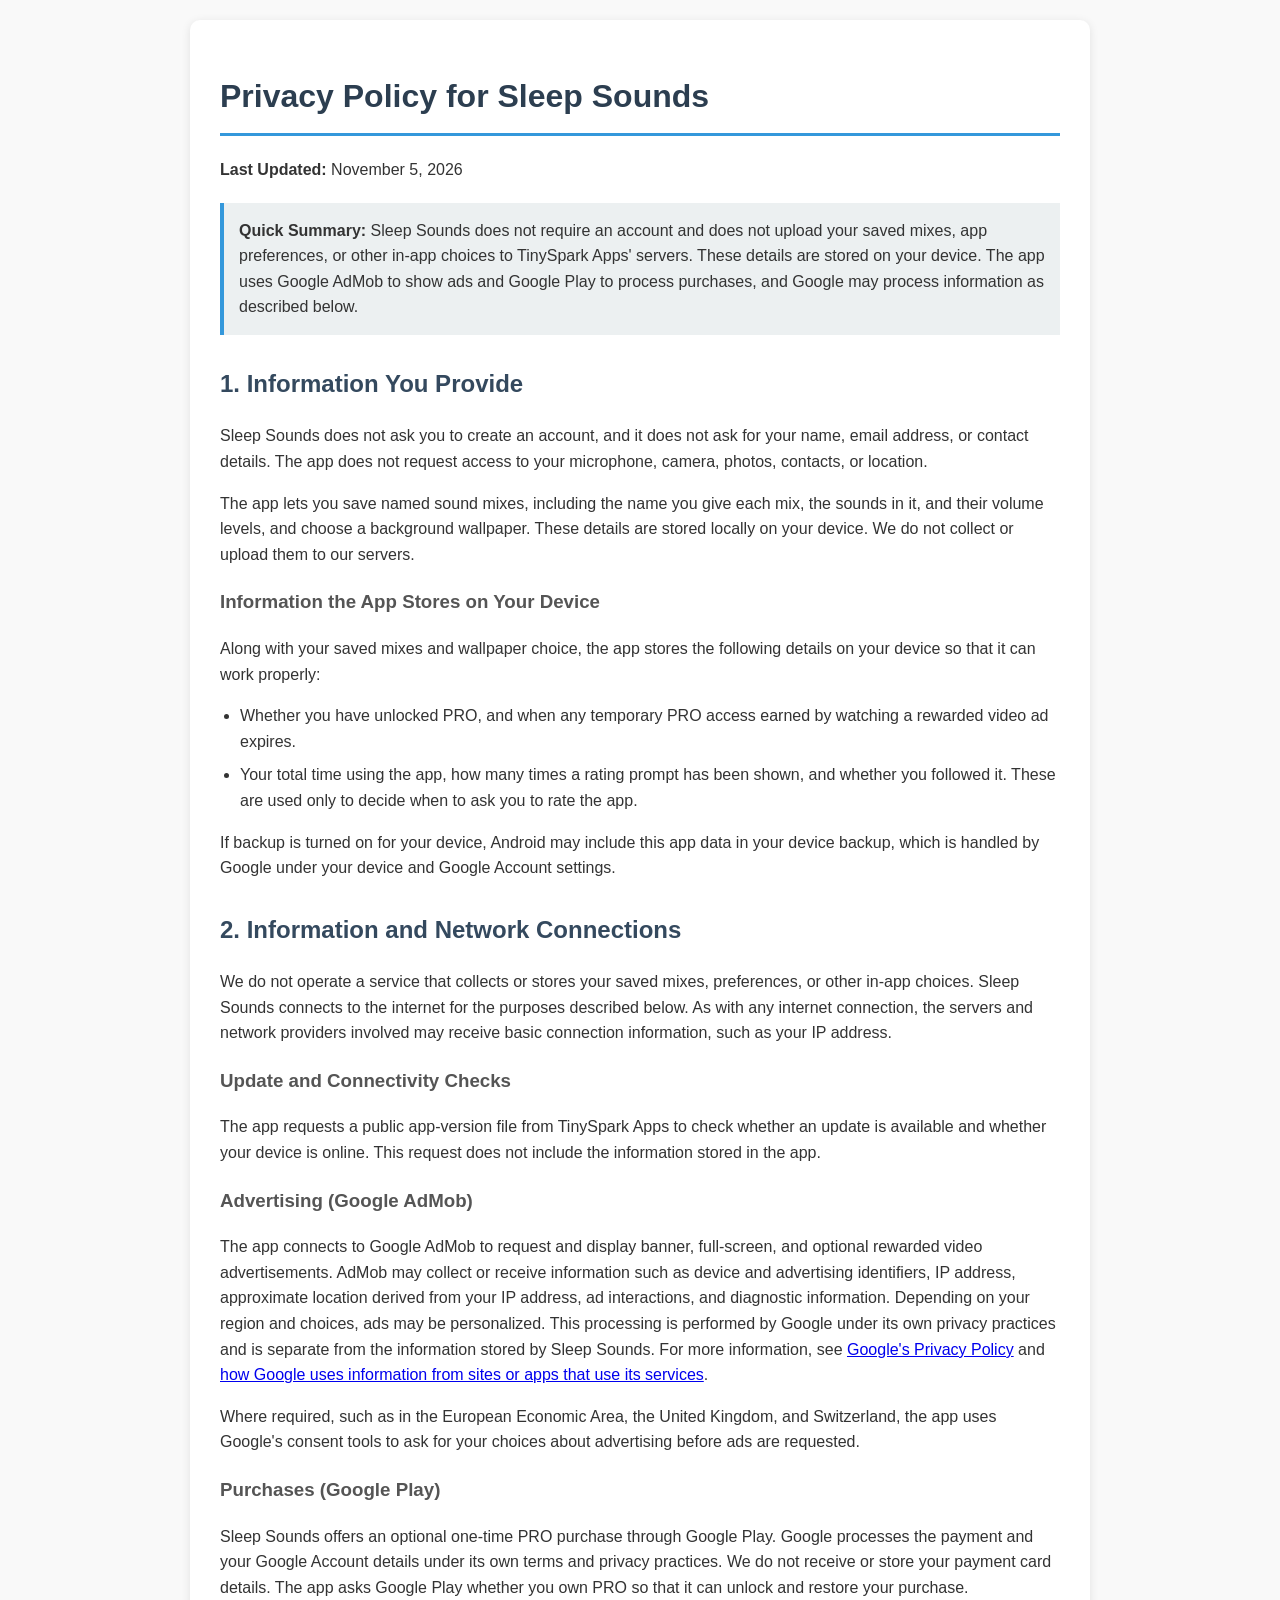
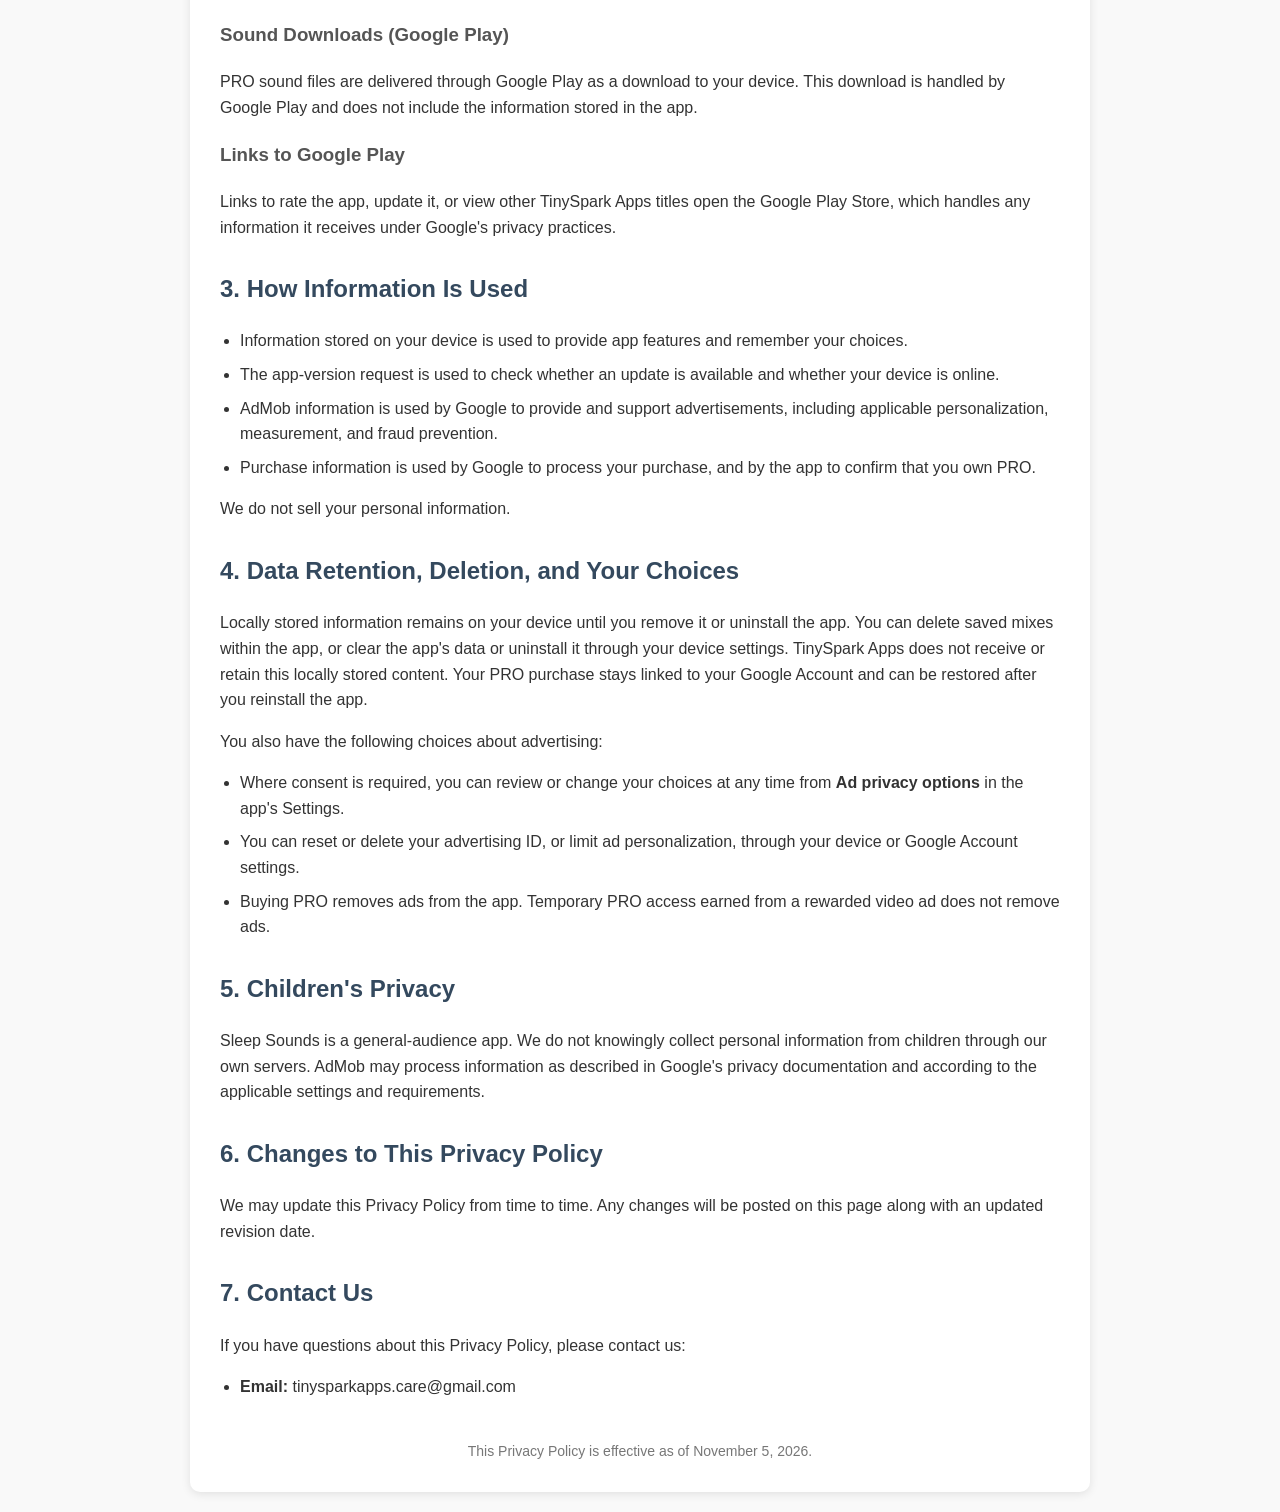
<file: sleep_sounds/privacy-policy-sleep-sounds.html>
<!DOCTYPE html>
<html lang="en">
<head>
    <meta charset="UTF-8">
    <meta name="viewport" content="width=device-width, initial-scale=1.0">
    <title>Privacy Policy - TinySpark Apps</title>

    <style>
        body {
            font-family: Arial, sans-serif;
            line-height: 1.6;
            max-width: 900px;
            margin: 0 auto;
            padding: 20px;
            background-color: #f9f9f9;
            color: #333;
        }

        .container {
            background-color: white;
            padding: 30px;
            border-radius: 10px;
            box-shadow: 0 2px 10px rgba(0,0,0,0.1);
        }

        h1 {
            color: #2c3e50;
            border-bottom: 3px solid #3498db;
            padding-bottom: 10px;
        }

        h2 {
            color: #34495e;
            margin-top: 30px;
        }

        h3 {
            color: #555;
            margin-top: 20px;
        }

        .highlight {
            background-color: #ecf0f1;
            padding: 15px;
            border-left: 4px solid #3498db;
            margin: 20px 0;
        }

        ul {
            padding-left: 20px;
        }

        li {
            margin-bottom: 8px;
        }

        .footer {
            margin-top: 40px;
            text-align: center;
            color: #777;
            font-size: 14px;
        }
    </style>
</head>
<body>

<div class="container">
<h1>Privacy Policy for Sleep Sounds</h1>

<p><strong>Last Updated:</strong> November 5, 2026</p>

<div class="highlight">
    <strong>Quick Summary:</strong>
    Sleep Sounds does not require an account and does not upload your saved mixes, app preferences, or other in-app choices to TinySpark Apps' servers. These details are stored on your device. The app uses Google AdMob to show ads and Google Play to process purchases, and Google may process information as described below.
</div>

<h2>1. Information You Provide</h2>

<p>
    Sleep Sounds does not ask you to create an account, and it does not ask for your name, email address, or contact details. The app does not request access to your microphone, camera, photos, contacts, or location.
</p>

<p>
    The app lets you save named sound mixes, including the name you give each mix, the sounds in it, and their volume levels, and choose a background wallpaper. These details are stored locally on your device. We do not collect or upload them to our servers.
</p>

<h3>Information the App Stores on Your Device</h3>

<p>Along with your saved mixes and wallpaper choice, the app stores the following details on your device so that it can work properly:</p>

<ul>
    <li>Whether you have unlocked PRO, and when any temporary PRO access earned by watching a rewarded video ad expires.</li>
    <li>Your total time using the app, how many times a rating prompt has been shown, and whether you followed it. These are used only to decide when to ask you to rate the app.</li>
</ul>

<p>
    If backup is turned on for your device, Android may include this app data in your device backup, which is handled by Google under your device and Google Account settings.
</p>

<h2>2. Information and Network Connections</h2>

<p>
    We do not operate a service that collects or stores your saved mixes, preferences, or other in-app choices. Sleep Sounds connects to the internet for the purposes described below. As with any internet connection, the servers and network providers involved may receive basic connection information, such as your IP address.
</p>

<h3>Update and Connectivity Checks</h3>

<p>
    The app requests a public app-version file from TinySpark Apps to check whether an update is available and whether your device is online. This request does not include the information stored in the app.
</p>

<h3>Advertising (Google AdMob)</h3>

<p>
    The app connects to Google AdMob to request and display banner, full-screen, and optional rewarded video advertisements. AdMob may collect or receive information such as device and advertising identifiers, IP address, approximate location derived from your IP address, ad interactions, and diagnostic information. Depending on your region and choices, ads may be personalized. This processing is performed by Google under its own privacy practices and is separate from the information stored by Sleep Sounds. For more information, see <a href="https://policies.google.com/privacy">Google's Privacy Policy</a> and <a href="https://policies.google.com/technologies/partner-sites">how Google uses information from sites or apps that use its services</a>.
</p>

<p>
    Where required, such as in the European Economic Area, the United Kingdom, and Switzerland, the app uses Google's consent tools to ask for your choices about advertising before ads are requested.
</p>

<h3>Purchases (Google Play)</h3>

<p>
    Sleep Sounds offers an optional one-time PRO purchase through Google Play. Google processes the payment and your Google Account details under its own terms and privacy practices. We do not receive or store your payment card details. The app asks Google Play whether you own PRO so that it can unlock and restore your purchase.
</p>

<h3>Sound Downloads (Google Play)</h3>

<p>
    PRO sound files are delivered through Google Play as a download to your device. This download is handled by Google Play and does not include the information stored in the app.
</p>

<h3>Links to Google Play</h3>

<p>
    Links to rate the app, update it, or view other TinySpark Apps titles open the Google Play Store, which handles any information it receives under Google's privacy practices.
</p>

<h2>3. How Information Is Used</h2>

<ul>
    <li>Information stored on your device is used to provide app features and remember your choices.</li>
    <li>The app-version request is used to check whether an update is available and whether your device is online.</li>
    <li>AdMob information is used by Google to provide and support advertisements, including applicable personalization, measurement, and fraud prevention.</li>
    <li>Purchase information is used by Google to process your purchase, and by the app to confirm that you own PRO.</li>
</ul>

<p>We do not sell your personal information.</p>

<h2>4. Data Retention, Deletion, and Your Choices</h2>

<p>
    Locally stored information remains on your device until you remove it or uninstall the app. You can delete saved mixes within the app, or clear the app's data or uninstall it through your device settings. TinySpark Apps does not receive or retain this locally stored content. Your PRO purchase stays linked to your Google Account and can be restored after you reinstall the app.
</p>

<p>
    You also have the following choices about advertising:
</p>

<ul>
    <li>Where consent is required, you can review or change your choices at any time from <strong>Ad privacy options</strong> in the app's Settings.</li>
    <li>You can reset or delete your advertising ID, or limit ad personalization, through your device or Google Account settings.</li>
    <li>Buying PRO removes ads from the app. Temporary PRO access earned from a rewarded video ad does not remove ads.</li>
</ul>

<h2>5. Children's Privacy</h2>

<p>
    Sleep Sounds is a general-audience app. We do not knowingly collect personal information from children through our own servers. AdMob may process information as described in Google's privacy documentation and according to the applicable settings and requirements.
</p>

<h2>6. Changes to This Privacy Policy</h2>

<p>
    We may update this Privacy Policy from time to time. Any changes will be posted on this page along with an updated revision date.
</p>

<h2>7. Contact Us</h2>

<p>If you have questions about this Privacy Policy, please contact us:</p>
<ul>
    <li><strong>Email:</strong> tinysparkapps.care@gmail.com</li>
</ul>

<div class="footer">
    This Privacy Policy is effective as of November 5, 2026.
</div>

</div>
</body>
</html>
</file>
<file: style.css>
/* ===== RESET & BASE ===== */
* {
    margin: 0;
    padding: 0;
    box-sizing: border-box;
}

:root {
    --primary: #4F46E5;
    --primary-dark: #4338CA;
    --primary-light: #818CF8;
    --secondary: #0EA5E9;
    --accent: #06B6D4;
    --dark: #0F172A;
    --dark-light: #1E293B;
    --gray: #64748B;
    --gray-light: #E2E8F0;
    --white: #FFFFFF;
    --bg-light: #F8FAFC;
    --gradient: linear-gradient(135deg, #4F46E5, #0EA5E9);
    --shadow: 0 20px 60px rgba(79, 70, 229, 0.15);
    --shadow-hover: 0 30px 80px rgba(79, 70, 229, 0.25);
    --radius: 16px;
    --transition: all 0.3s cubic-bezier(0.4, 0, 0.2, 1);
}

html {
    scroll-behavior: smooth;
}

body {
    font-family: 'Inter', sans-serif;
    background-color: var(--bg-light);
    color: var(--dark);
    line-height: 1.6;
    overflow-x: hidden;
}

a {
    text-decoration: none;
    color: inherit;
}

ul {
    list-style: none;
}

img {
    max-width: 100%;
    display: block;
}

.container {
    max-width: 1200px;
    margin: 0 auto;
    padding: 0 24px;
}

/* ===== SCROLLBAR ===== */
::-webkit-scrollbar {
    width: 8px;
}
::-webkit-scrollbar-track {
    background: var(--bg-light);
}
::-webkit-scrollbar-thumb {
    background: var(--gradient);
    border-radius: 10px;
}

/* ===== NAVIGATION ===== */
.navbar {
    position: fixed;
    top: 0;
    left: 0;
    width: 100%;
    z-index: 1000;
    padding: 16px 0;
    background: rgba(255, 255, 255, 0.85);
    backdrop-filter: blur(20px);
    -webkit-backdrop-filter: blur(20px);
    border-bottom: 1px solid rgba(255, 255, 255, 0.2);
    transition: var(--transition);
}

.navbar.scrolled {
    background: rgba(255, 255, 255, 0.95);
    box-shadow: 0 4px 20px rgba(0, 0, 0, 0.06);
}

.nav-container {
    max-width: 1200px;
    margin: 0 auto;
    padding: 0 24px;
    display: flex;
    justify-content: space-between;
    align-items: center;
}

.nav-logo {
    display: flex;
    align-items: center;
    gap: 12px;
}

.logo-img {
    height: 40px;
    width: auto;
}

.logo-text {
    font-size: 1.25rem;
    font-weight: 700;
    background: var(--gradient);
    -webkit-background-clip: text;
    -webkit-text-fill-color: transparent;
    background-clip: text;
}

.nav-links {
    display: flex;
    align-items: center;
    gap: 32px;
}

.nav-links a {
    font-size: 0.9rem;
    font-weight: 500;
    color: var(--gray);
    transition: var(--transition);
    position: relative;
    padding: 4px 0;
}

.nav-links a::after {
    content: '';
    position: absolute;
    bottom: -2px;
    left: 0;
    width: 0;
    height: 2px;
    background: var(--gradient);
    transition: var(--transition);
}

.nav-links a:hover::after,
.nav-links a.active::after {
    width: 100%;
}

.nav-links a:hover,
.nav-links a.active {
    color: var(--dark);
}

.nav-cta {
    background: var(--gradient);
    color: var(--white) !important;
    padding: 10px 24px !important;
    border-radius: 50px;
    font-weight: 600 !important;
    transition: var(--transition);
}

.nav-cta::after {
    display: none !important;
}

.nav-cta:hover {
    transform: translateY(-2px);
    box-shadow: 0 8px 30px rgba(79, 70, 229, 0.35);
    color: var(--white) !important;
}

.hamburger {
    display: none;
    flex-direction: column;
    gap: 5px;
    cursor: pointer;
    padding: 4px;
}

.hamburger span {
    width: 28px;
    height: 2.5px;
    background: var(--dark);
    border-radius: 10px;
    transition: var(--transition);
}

.hamburger.active span:nth-child(1) {
    transform: rotate(45deg) translate(5px, 5px);
}
.hamburger.active span:nth-child(2) {
    opacity: 0;
}
.hamburger.active span:nth-child(3) {
    transform: rotate(-45deg) translate(5px, -5px);
}

/* ===== HERO ===== */
.hero {
    padding: 140px 0 80px;
    background: linear-gradient(180deg, #EEF2FF 0%, var(--white) 100%);
    position: relative;
    overflow: hidden;
    min-height: 100vh;
    display: flex;
    align-items: center;
}

.hero-container {
    display: grid;
    grid-template-columns: 1fr 1fr;
    gap: 60px;
    align-items: center;
    max-width: 1200px;
    margin: 0 auto;
    padding: 0 24px;
    width: 100%;
}

.hero-content {
    position: relative;
    z-index: 2;
}

.hero-badge {
    display: inline-flex;
    align-items: center;
    gap: 8px;
    background: rgba(79, 70, 229, 0.1);
    color: var(--primary);
    padding: 8px 18px;
    border-radius: 50px;
    font-size: 0.8rem;
    font-weight: 600;
    margin-bottom: 24px;
    border: 1px solid rgba(79, 70, 229, 0.15);
}

.hero h1 {
    font-size: 3.5rem;
    font-weight: 800;
    line-height: 1.1;
    margin-bottom: 20px;
    color: var(--dark);
}

.hero h1 .highlight {
    background: var(--gradient);
    -webkit-background-clip: text;
    -webkit-text-fill-color: transparent;
    background-clip: text;
}

.hero p {
    font-size: 1.15rem;
    color: var(--gray);
    max-width: 500px;
    margin-bottom: 32px;
    line-height: 1.8;
}

.hero-buttons {
    display: flex;
    gap: 16px;
    flex-wrap: wrap;
    margin-bottom: 48px;
}

.btn {
    display: inline-flex;
    align-items: center;
    gap: 10px;
    padding: 14px 32px;
    border-radius: 50px;
    font-weight: 600;
    font-size: 0.95rem;
    transition: var(--transition);
    border: none;
    cursor: pointer;
}

.btn-primary {
    background: var(--gradient);
    color: var(--white);
    box-shadow: 0 8px 30px rgba(79, 70, 229, 0.3);
}

.btn-primary:hover {
    transform: translateY(-3px);
    box-shadow: 0 12px 40px rgba(79, 70, 229, 0.4);
}

.btn-secondary {
    background: var(--white);
    color: var(--dark);
    border: 2px solid var(--gray-light);
}

.btn-secondary:hover {
    border-color: var(--primary);
    color: var(--primary);
    transform: translateY(-3px);
    box-shadow: 0 8px 25px rgba(0, 0, 0, 0.06);
}

.btn-block {
    width: 100%;
    justify-content: center;
}

.hero-stats {
    display: flex;
    gap: 48px;
}

.stat {
    display: flex;
    flex-direction: column;
}

.stat-number {
    font-size: 1.75rem;
    font-weight: 800;
    color: var(--dark);
}

.stat-label {
    font-size: 0.85rem;
    color: var(--gray);
}

/* Hero Visual */
.hero-visual {
    position: relative;
    height: 500px;
    display: flex;
    align-items: center;
    justify-content: center;
}

.floating-cards {
    position: relative;
    width: 100%;
    height: 100%;
}

.card-item {
    position: absolute;
    display: flex;
    flex-direction: column;
    align-items: center;
    justify-content: center;
    gap: 6px;
    background: rgba(255, 255, 255, 0.9);
    padding: 16px 20px;
    border-radius: var(--radius);
    box-shadow: var(--shadow);
    font-weight: 600;
    font-size: 0.8rem;
    color: var(--dark);
    transition: var(--transition);
    border: 1px solid rgba(255, 255, 255, 0.5);
    backdrop-filter: blur(10px);
    animation: float 6s ease-in-out infinite;
    min-width: 100px;
}

.card-item i {
    font-size: 1.8rem;
    color: var(--primary);
}

.card-item:hover {
    transform: translateY(-8px) scale(1.05);
    box-shadow: var(--shadow-hover);
}

/* Card Positions - 10 items in a circular pattern */
.card-1 { top: 0%; left: 0%; animation-delay: 0s; }
.card-2 { top: 5%; right: 0%; animation-delay: 0.6s; }
.card-3 { bottom: 10%; left: 0%; animation-delay: 1.2s; }
.card-4 { bottom: 15%; right: 0%; animation-delay: 0.3s; }
.card-5 { top: 45%; left: -8%; animation-delay: 0.9s; }
.card-6 { top: 40%; right: -8%; animation-delay: 1.5s; }
.card-7 { top: 70%; left: 20%; animation-delay: 0.4s; }
.card-8 { top: 5%; left: 35%; animation-delay: 1.8s; }
.card-9 { bottom: 5%; right: 20%; animation-delay: 0.7s; }
.card-10 { top: 50%; left: 45%; animation-delay: 1.1s; }

@keyframes float {
    0%, 100% { transform: translateY(0); }
    50% { transform: translateY(-16px); }
}

.orb {
    position: absolute;
    border-radius: 50%;
    filter: blur(80px);
    opacity: 0.15;
    z-index: 0;
}

.orb-1 {
    width: 350px;
    height: 350px;
    background: var(--primary);
    top: -20%;
    right: -10%;
}

.orb-2 {
    width: 250px;
    height: 250px;
    background: var(--secondary);
    bottom: -10%;
    left: -10%;
}

.orb-3 {
    width: 200px;
    height: 200px;
    background: var(--accent);
    top: 50%;
    left: 50%;
    transform: translate(-50%, -50%);
}

/* ===== SECTION HEADERS ===== */
.section-header {
    text-align: center;
    max-width: 700px;
    margin: 0 auto 60px;
}

.section-tag {
    display: inline-block;
    background: rgba(79, 70, 229, 0.1);
    color: var(--primary);
    font-size: 0.75rem;
    font-weight: 700;
    text-transform: uppercase;
    letter-spacing: 2px;
    padding: 6px 16px;
    border-radius: 50px;
    margin-bottom: 12px;
}

.section-header h2 {
    font-size: 2.5rem;
    font-weight: 800;
    margin-bottom: 12px;
    color: var(--dark);
}

.section-subtitle {
    font-size: 1.1rem;
    color: var(--gray);
    line-height: 1.7;
}

/* ===== ABOUT ===== */
.about {
    padding: 100px 0;
    background: var(--white);
}

.about-grid {
    display: grid;
    grid-template-columns: 1fr 1fr;
    gap: 60px;
    align-items: center;
}

.about-text p {
    color: var(--gray);
    margin-bottom: 16px;
    line-height: 1.8;
}

.about-values {
    display: flex;
    flex-direction: column;
    gap: 16px;
    margin-top: 24px;
}

.value-item {
    display: flex;
    gap: 16px;
    align-items: flex-start;
    padding: 16px 20px;
    background: var(--bg-light);
    border-radius: 12px;
    transition: var(--transition);
    border-left: 3px solid var(--primary);
}

.value-item:hover {
    transform: translateX(6px);
    box-shadow: var(--shadow);
}

.value-item i {
    font-size: 1.25rem;
    color: var(--primary);
    margin-top: 3px;
}

.value-item h4 {
    font-size: 0.95rem;
    font-weight: 700;
    color: var(--dark);
}

.value-item p {
    font-size: 0.85rem;
    color: var(--gray);
    margin: 0;
}

.about-image {
    display: flex;
    justify-content: center;
    align-items: center;
}

.about-illustration {
    width: 350px;
    height: 350px;
    background: var(--gradient);
    border-radius: 50%;
    display: flex;
    align-items: center;
    justify-content: center;
    position: relative;
}

.about-illustration i {
    font-size: 8rem;
    color: rgba(255, 255, 255, 0.2);
}

.about-illustration::after {
    content: '';
    position: absolute;
    width: 100%;
    height: 100%;
    border-radius: 50%;
    border: 2px dashed rgba(255, 255, 255, 0.3);
    animation: spin 30s linear infinite;
}

@keyframes spin {
    to { transform: rotate(360deg); }
}

/* ===== SOLUTIONS ===== */
.solutions {
    padding: 100px 0;
    background: var(--bg-light);
}

.solutions-grid {
    display: grid;
    grid-template-columns: repeat(3, 1fr);
    gap: 30px;
}

.solution-card {
    background: var(--white);
    padding: 40px 28px;
    border-radius: var(--radius);
    text-align: center;
    transition: var(--transition);
    border: 1px solid rgba(226, 232, 240, 0.5);
}

.solution-card:hover {
    transform: translateY(-8px);
    box-shadow: var(--shadow-hover);
    border-color: var(--primary-light);
}

.solution-card i {
    font-size: 2.5rem;
    color: var(--primary);
    margin-bottom: 16px;
    background: rgba(79, 70, 229, 0.08);
    padding: 16px;
    border-radius: 50%;
    width: 72px;
    height: 72px;
    display: inline-flex;
    align-items: center;
    justify-content: center;
}

.solution-card h3 {
    font-size: 1.15rem;
    font-weight: 700;
    margin-bottom: 10px;
    color: var(--dark);
}

.solution-card p {
    color: var(--gray);
    font-size: 0.9rem;
    line-height: 1.7;
}

/* ===== CONTACT ===== */
.contact {
    padding: 100px 0;
    background: var(--white);
}

.contact-wrapper {
    display: grid;
    grid-template-columns: 1fr 2fr;
    gap: 50px;
}

.contact-info {
    display: flex;
    flex-direction: column;
    gap: 24px;
}

.contact-card {
    background: var(--bg-light);
    padding: 28px 24px;
    border-radius: var(--radius);
    text-align: center;
    transition: var(--transition);
    border: 1px solid rgba(226, 232, 240, 0.3);
}

.contact-card:hover {
    transform: translateY(-4px);
    box-shadow: var(--shadow);
}

.contact-icon {
    width: 60px;
    height: 60px;
    background: var(--gradient);
    border-radius: 50%;
    display: flex;
    align-items: center;
    justify-content: center;
    margin: 0 auto 16px;
}

.contact-icon i {
    font-size: 1.5rem;
    color: var(--white);
}

.contact-card h4 {
    font-size: 1rem;
    font-weight: 700;
    margin-bottom: 6px;
    color: var(--dark);
}

.contact-card a {
    color: var(--primary);
    font-weight: 600;
    transition: var(--transition);
}

.contact-card a:hover {
    color: var(--primary-dark);
}

.contact-card p {
    color: var(--gray);
    font-size: 0.85rem;
    margin-top: 4px;
}

.contact-form-wrapper {
    background: var(--bg-light);
    padding: 40px;
    border-radius: var(--radius);
    border: 1px solid rgba(226, 232, 240, 0.3);
}

.google-form-container {
    width: 100%;
}

.google-form-container iframe {
    border-radius: 10px;
    min-height: 500px;
    width: 100%;
}

/* ===== INTERNSHIP ===== */
.internship {
    padding: 100px 0;
    background: var(--bg-light);
}

.internship-wrapper {
    display: grid;
    grid-template-columns: 1fr 2fr;
    gap: 50px;
    align-items: start;
}

.internship-benefits {
    background: var(--white);
    padding: 40px 32px;
    border-radius: var(--radius);
    border: 1px solid rgba(226, 232, 240, 0.3);
}

.internship-benefits h3 {
    font-size: 1.25rem;
    font-weight: 700;
    margin-bottom: 24px;
    color: var(--dark);
}

.internship-benefits ul {
    display: flex;
    flex-direction: column;
    gap: 16px;
}

.internship-benefits ul li {
    display: flex;
    align-items: center;
    gap: 12px;
    color: var(--gray);
    font-size: 0.95rem;
}

.internship-benefits ul li i {
    color: var(--primary);
    font-size: 1.1rem;
}

.internship-form-wrapper {
    background: var(--white);
    padding: 40px;
    border-radius: var(--radius);
    border: 1px solid rgba(226, 232, 240, 0.3);
}

/* ===== FOOTER ===== */
.footer {
    background: var(--dark);
    color: var(--gray-light);
    padding: 60px 0 24px;
}

.footer-content {
    display: grid;
    grid-template-columns: 2fr 1fr 1fr;
    gap: 50px;
    padding-bottom: 40px;
    border-bottom: 1px solid rgba(255, 255, 255, 0.06);
}

.footer-brand p {
    color: var(--gray);
    margin-top: 8px;
    font-size: 0.95rem;
}

.footer-logo {
    display: flex;
    align-items: center;
    gap: 12px;
}

.footer-logo img {
    height: 36px;
    width: auto;
}

.footer-logo span {
    font-size: 1.2rem;
    font-weight: 700;
    color: var(--white);
}

.footer-social {
    display: flex;
    gap: 12px;
    margin-top: 16px;
}

.footer-social a {
    width: 40px;
    height: 40px;
    background: rgba(255, 255, 255, 0.06);
    border-radius: 50%;
    display: flex;
    align-items: center;
    justify-content: center;
    transition: var(--transition);
    color: var(--gray-light);
}

.footer-social a:hover {
    background: var(--primary);
    color: var(--white);
    transform: translateY(-3px);
}

.footer-links h4,
.footer-contact h4 {
    font-size: 1rem;
    font-weight: 700;
    color: var(--white);
    margin-bottom: 16px;
}

.footer-links ul {
    display: flex;
    flex-direction: column;
    gap: 10px;
}

.footer-links a {
    color: var(--gray);
    transition: var(--transition);
    font-size: 0.9rem;
}

.footer-links a:hover {
    color: var(--white);
}

.footer-contact p {
    color: var(--gray);
    font-size: 0.9rem;
    margin-bottom: 8px;
    display: flex;
    align-items: center;
    gap: 10px;
}

.footer-contact p i {
    color: var(--primary);
    width: 18px;
}

.footer-bottom {
    text-align: center;
    padding-top: 24px;
    font-size: 0.85rem;
    color: var(--gray);
}

/* ===== RESPONSIVE ===== */
@media (max-width: 1024px) {
    .hero h1 {
        font-size: 2.8rem;
    }
    .solutions-grid {
        grid-template-columns: repeat(2, 1fr);
    }
    .card-5, .card-6, .card-7, .card-8, .card-9, .card-10 {
        display: none;
    }
}

@media (max-width: 768px) {
    .nav-links {
        position: fixed;
        top: 0;
        right: -100%;
        width: 280px;
        height: 100vh;
        background: var(--white);
        flex-direction: column;
        justify-content: center;
        padding: 40px;
        gap: 24px;
        transition: var(--transition);
        box-shadow: -10px 0 40px rgba(0, 0, 0, 0.08);
    }

    .nav-links.open {
        right: 0;
        display: flex;
    }

    body.menu-open {
        overflow: hidden;
    }

    .hamburger {
        display: flex;
        z-index: 1001;
    }

    .hero-container {
        grid-template-columns: 1fr;
        gap: 40px;
    }

    .hero {
        padding: 120px 0 60px;
        min-height: auto;
    }

    .hero h1 {
        font-size: 2.2rem;
    }

    .hero p {
        font-size: 1rem;
    }

    .hero-stats {
        gap: 24px;
    }

    .stat-number {
        font-size: 1.4rem;
    }

    .hero-visual {
        height: 300px;
    }

    .card-item {
        padding: 12px 16px;
        font-size: 0.7rem;
        min-width: 70px;
    }

    .card-item i {
        font-size: 1.3rem;
    }

    .card-1 { top: 0%; left: 0%; }
    .card-2 { top: 5%; right: 0%; }
    .card-3 { bottom: 5%; left: 0%; }
    .card-4 { bottom: 10%; right: 0%; }
    .card-5, .card-6, .card-7, .card-8, .card-9, .card-10 { display: none; }

    .about-grid {
        grid-template-columns: 1fr;
        gap: 40px;
    }

    .about-illustration {
        width: 250px;
        height: 250px;
    }

    .about-illustration i {
        font-size: 5rem;
    }

    .solutions-grid {
        grid-template-columns: 1fr 1fr;
        gap: 20px;
    }

    .contact-wrapper {
        grid-template-columns: 1fr;
        gap: 30px;
    }

    .internship-wrapper {
        grid-template-columns: 1fr;
        gap: 30px;
    }

    .footer-content {
        grid-template-columns: 1fr;
        gap: 30px;
    }

    .section-header h2 {
        font-size: 2rem;
    }

    .contact-form-wrapper,
    .internship-form-wrapper {
        padding: 24px;
    }

    .google-form-container iframe {
        height: 450px;
    }
}

@media (max-width: 480px) {
    .solutions-grid {
        grid-template-columns: 1fr;
    }

    .hero-buttons {
        flex-direction: column;
        width: 100%;
    }

    .hero-buttons .btn {
        width: 100%;
        justify-content: center;
    }

    .hero-stats {
        flex-direction: column;
        align-items: center;
        gap: 12px;
    }

    .stat {
        align-items: center;
    }

    .contact-card {
        padding: 20px 16px;
    }

    .card-item {
        padding: 10px 12px;
        font-size: 0.6rem;
        min-width: 60px;
    }

    .card-item i {
        font-size: 1rem;
    }
}

/* ===== INTERNSHIP PAGE ===== */
.internship-hero {
    padding: 140px 0 60px;
    background: linear-gradient(180deg, #EEF2FF 0%, var(--white) 100%);
    min-height: 100vh;
}

.internship-hero .container {
    max-width: 1200px;
    margin: 0 auto;
    padding: 0 24px;
}

.internship-hero .section-header {
    text-align: center;
    max-width: 700px;
    margin: 0 auto 40px;
}

.internship-hero .section-header h1 {
    font-size: 2.8rem;
    font-weight: 800;
    margin-bottom: 12px;
    color: var(--dark);
}

.internship-hero .section-header h1 .highlight {
    background: var(--gradient);
    -webkit-background-clip: text;
    -webkit-text-fill-color: transparent;
    background-clip: text;
}

.internship-content {
    display: grid;
    grid-template-columns: 1fr 2fr;
    gap: 50px;
    align-items: start;
    padding-bottom: 60px;
}

.internship-benefits {
    background: var(--white);
    padding: 40px 32px;
    border-radius: var(--radius);
    border: 1px solid rgba(226, 232, 240, 0.3);
    box-shadow: var(--shadow);
    position: sticky;
    top: 100px;
}

.internship-benefits h3 {
    font-size: 1.25rem;
    font-weight: 700;
    margin-bottom: 24px;
    color: var(--dark);
}

.internship-benefits ul {
    display: flex;
    flex-direction: column;
    gap: 16px;
}

.internship-benefits ul li {
    display: flex;
    align-items: center;
    gap: 12px;
    color: var(--gray);
    font-size: 0.95rem;
}

.internship-benefits ul li i {
    color: var(--primary);
    font-size: 1.1rem;
}

.back-home {
    display: inline-flex;
    align-items: center;
    gap: 10px;
    color: var(--primary);
    font-weight: 600;
    margin-top: 16px;
    transition: var(--transition);
}

.back-home:hover {
    color: var(--primary-dark);
    transform: translateX(-4px);
}

.internship-form-wrapper {
    background: var(--white);
    padding: 40px;
    border-radius: var(--radius);
    border: 1px solid rgba(226, 232, 240, 0.3);
    box-shadow: var(--shadow);
}

.internship-form-title {
    margin-bottom: 20px;
    font-size: 1.2rem;
}

.internship-meta {
    margin-top: 24px;
    padding-top: 24px;
    border-top: 1px solid var(--gray-light);
}

.internship-meta p {
    color: var(--gray);
    font-size: 0.9rem;
}

.internship-meta p + p {
    margin-top: 8px;
}

.internship-meta i {
    color: var(--primary);
}

.google-form-container {
    width: 100%;
}

.google-form-container iframe {
    border-radius: 10px;
    min-height: 900px;
    width: 100%;
    height: 900px;
}

@media (max-width: 768px) {
    .internship-content {
        grid-template-columns: 1fr;
        gap: 30px;
    }

    .internship-benefits {
        position: static;
    }

    .internship-hero .section-header h1 {
        font-size: 2rem;
    }

    .internship-form-wrapper {
        padding: 24px;
    }

    .google-form-container iframe {
        height: 800px;
        min-height: 800px;
    }
}

@media (max-width: 480px) {
    .internship-hero {
        padding: 120px 0 40px;
    }

    .internship-hero .section-header h1 {
        font-size: 1.6rem;
    }

    .internship-form-wrapper {
        padding: 16px;
    }

    .google-form-container iframe {
        height: 700px;
        min-height: 700px;
    }
}
</file>
